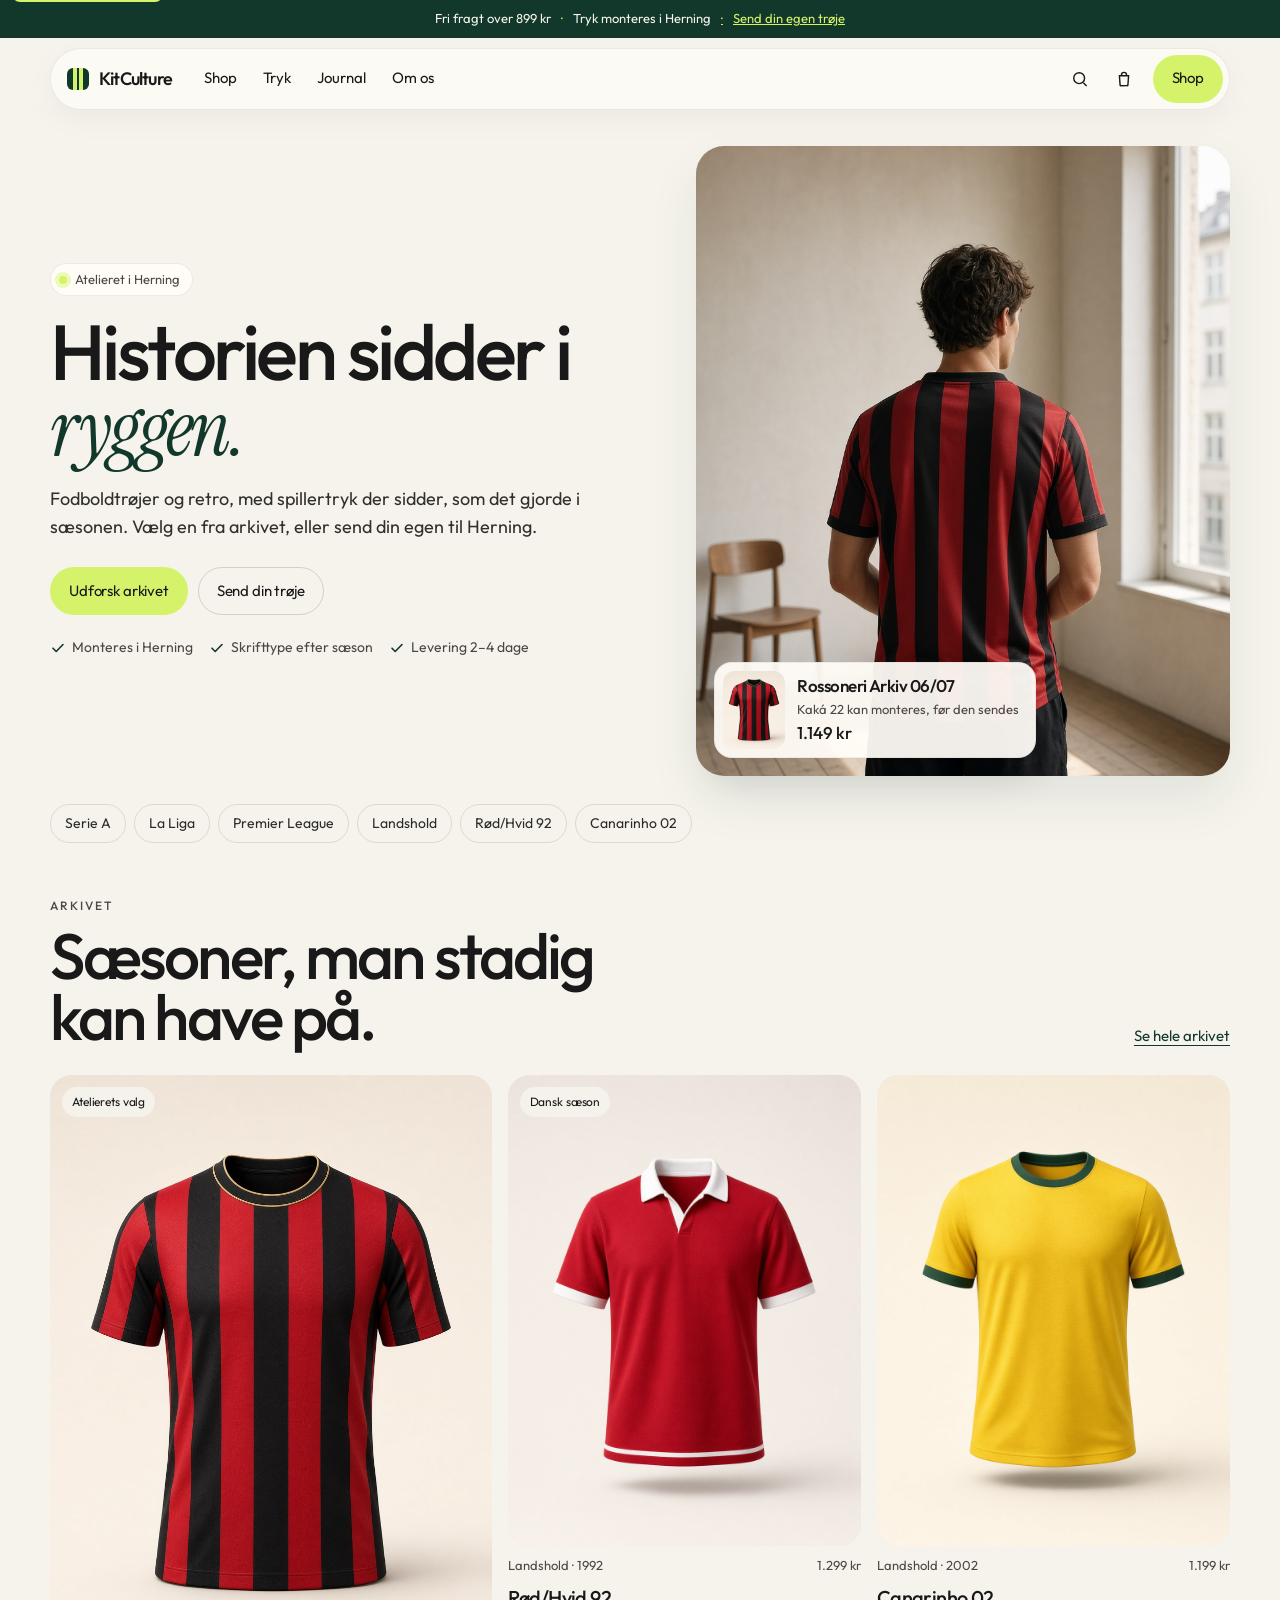
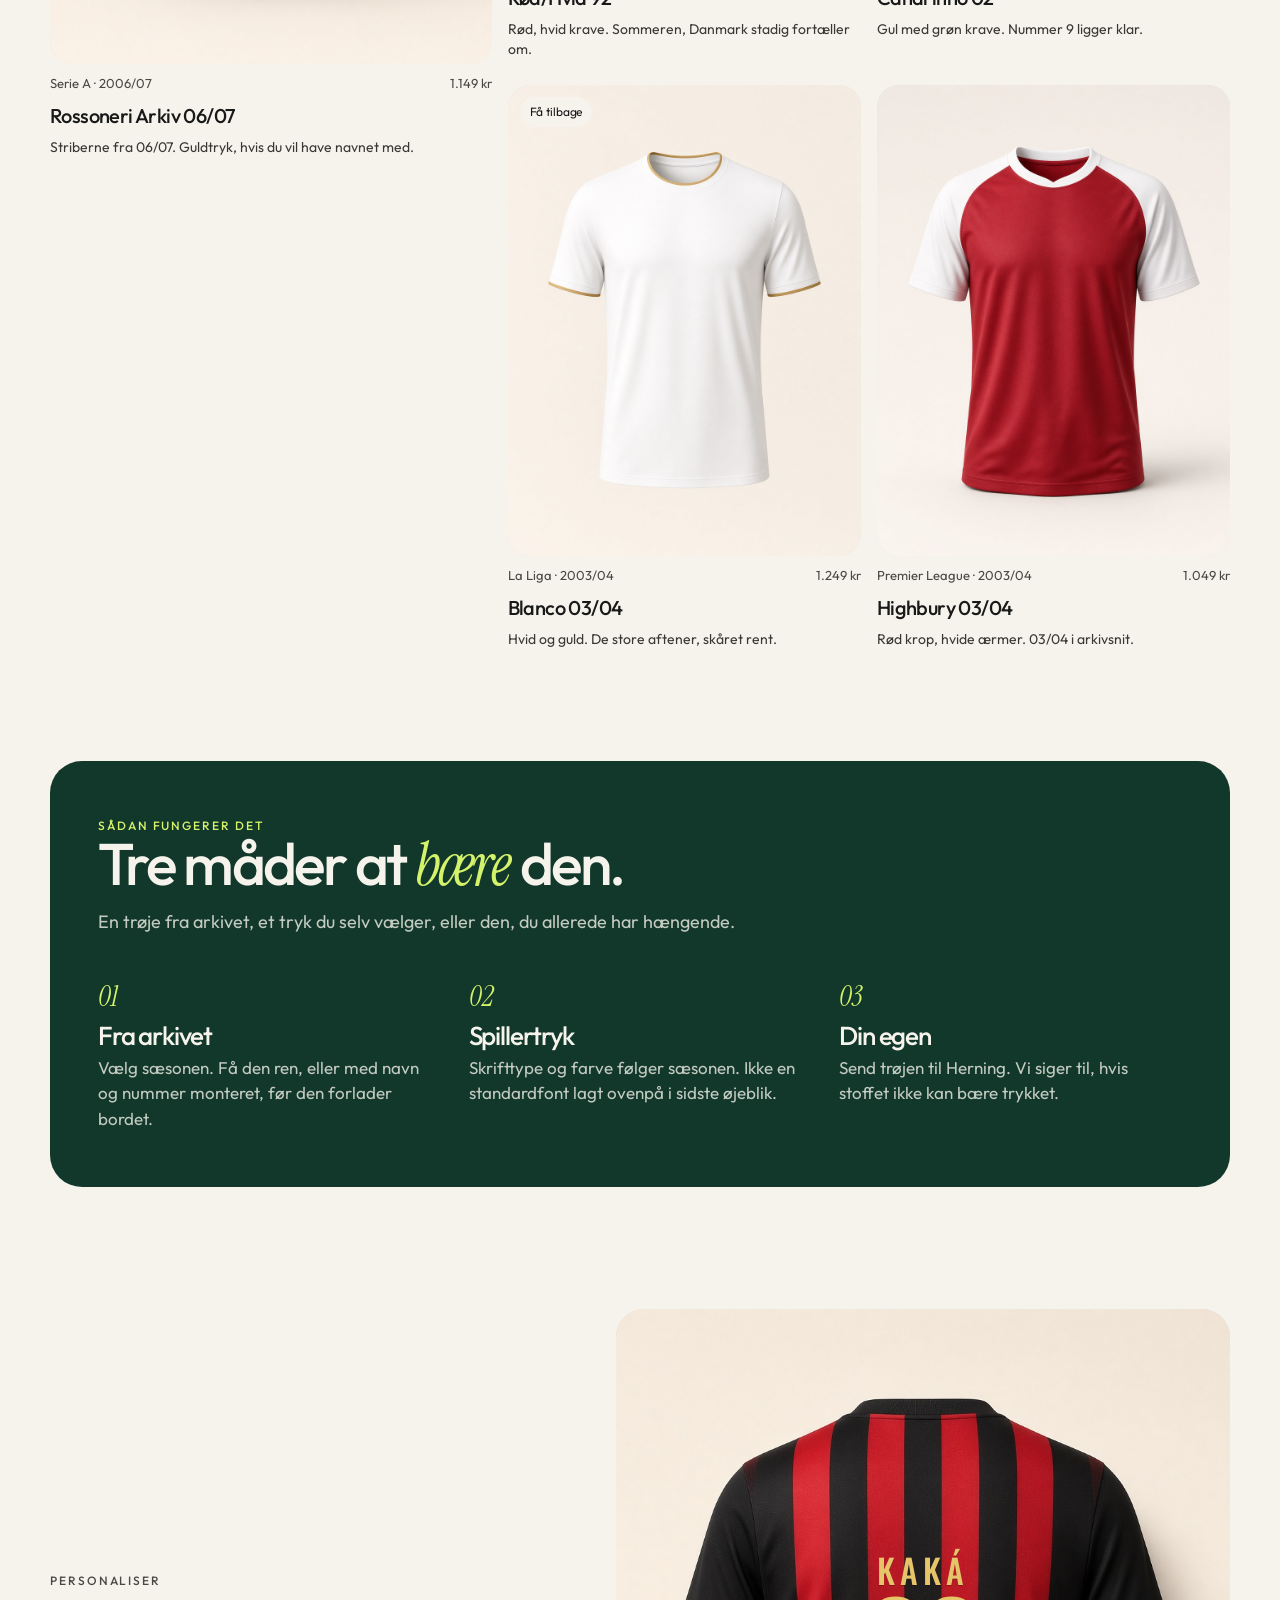
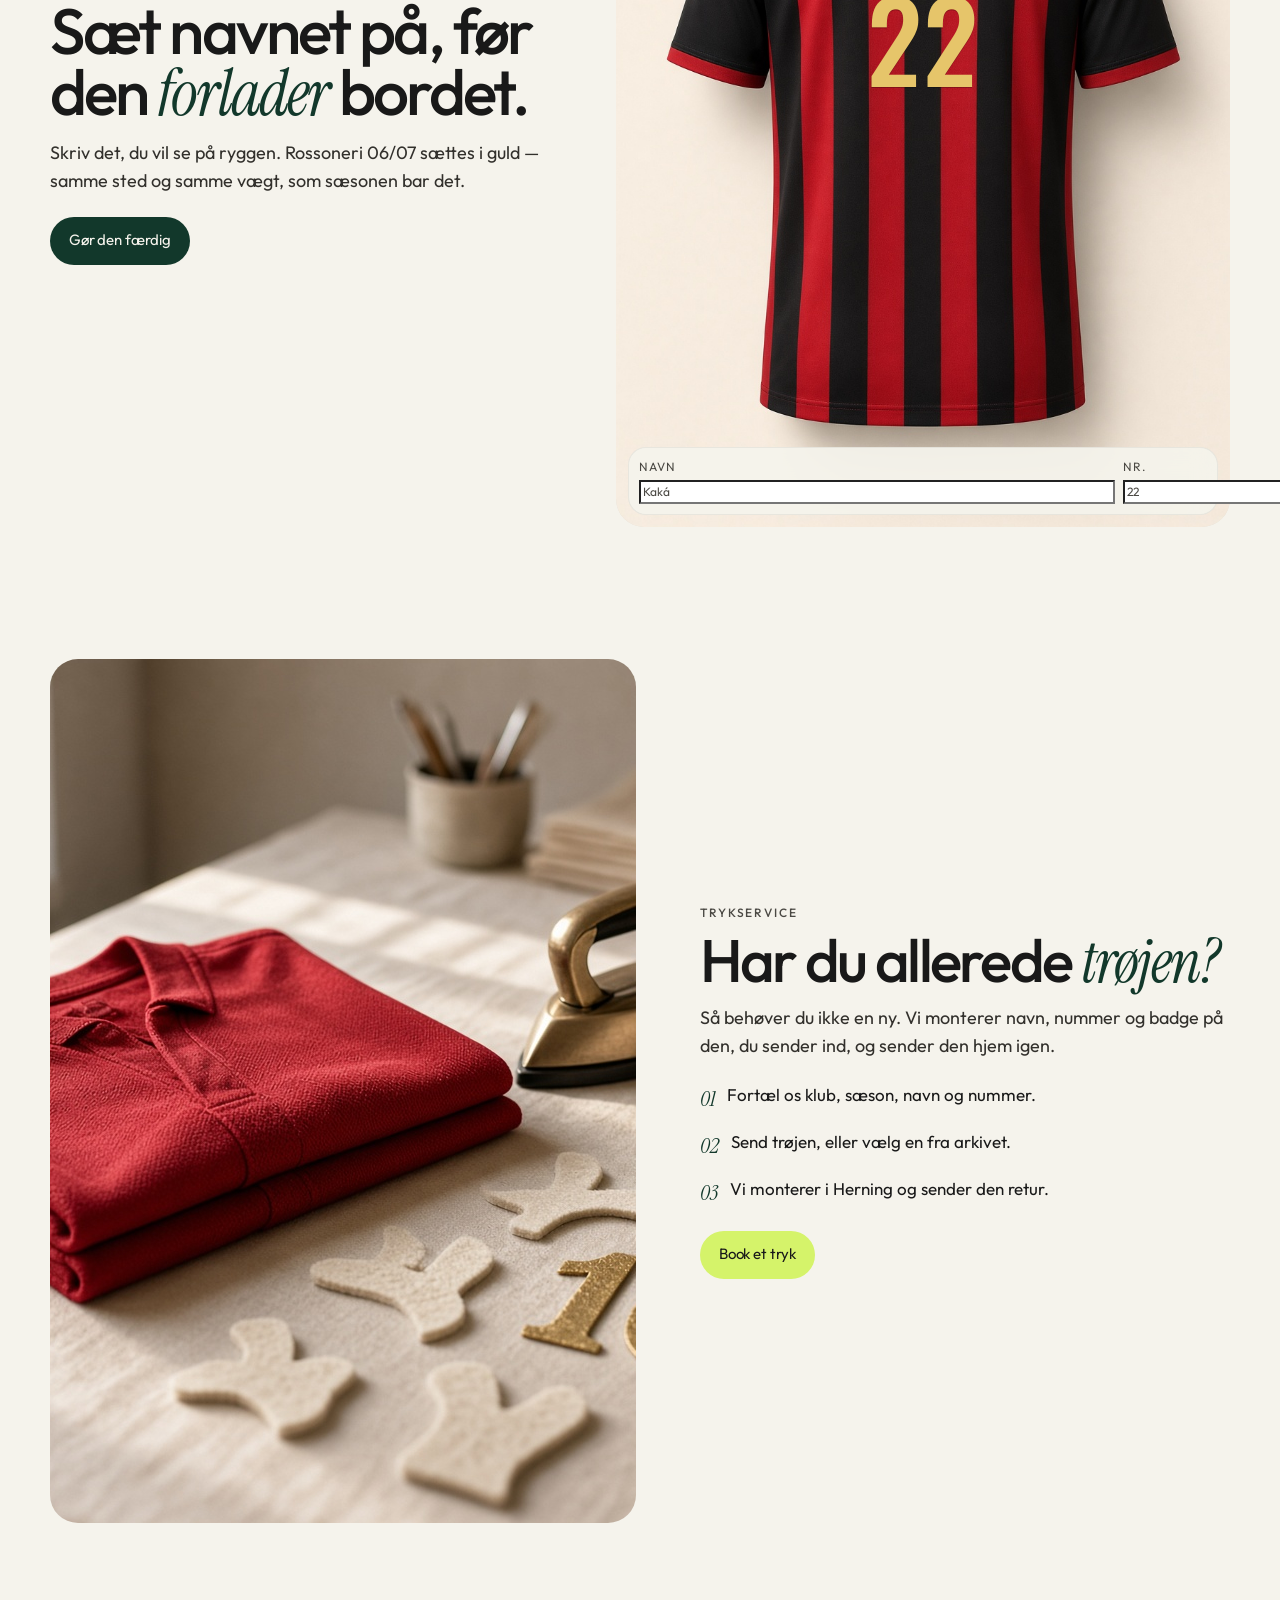
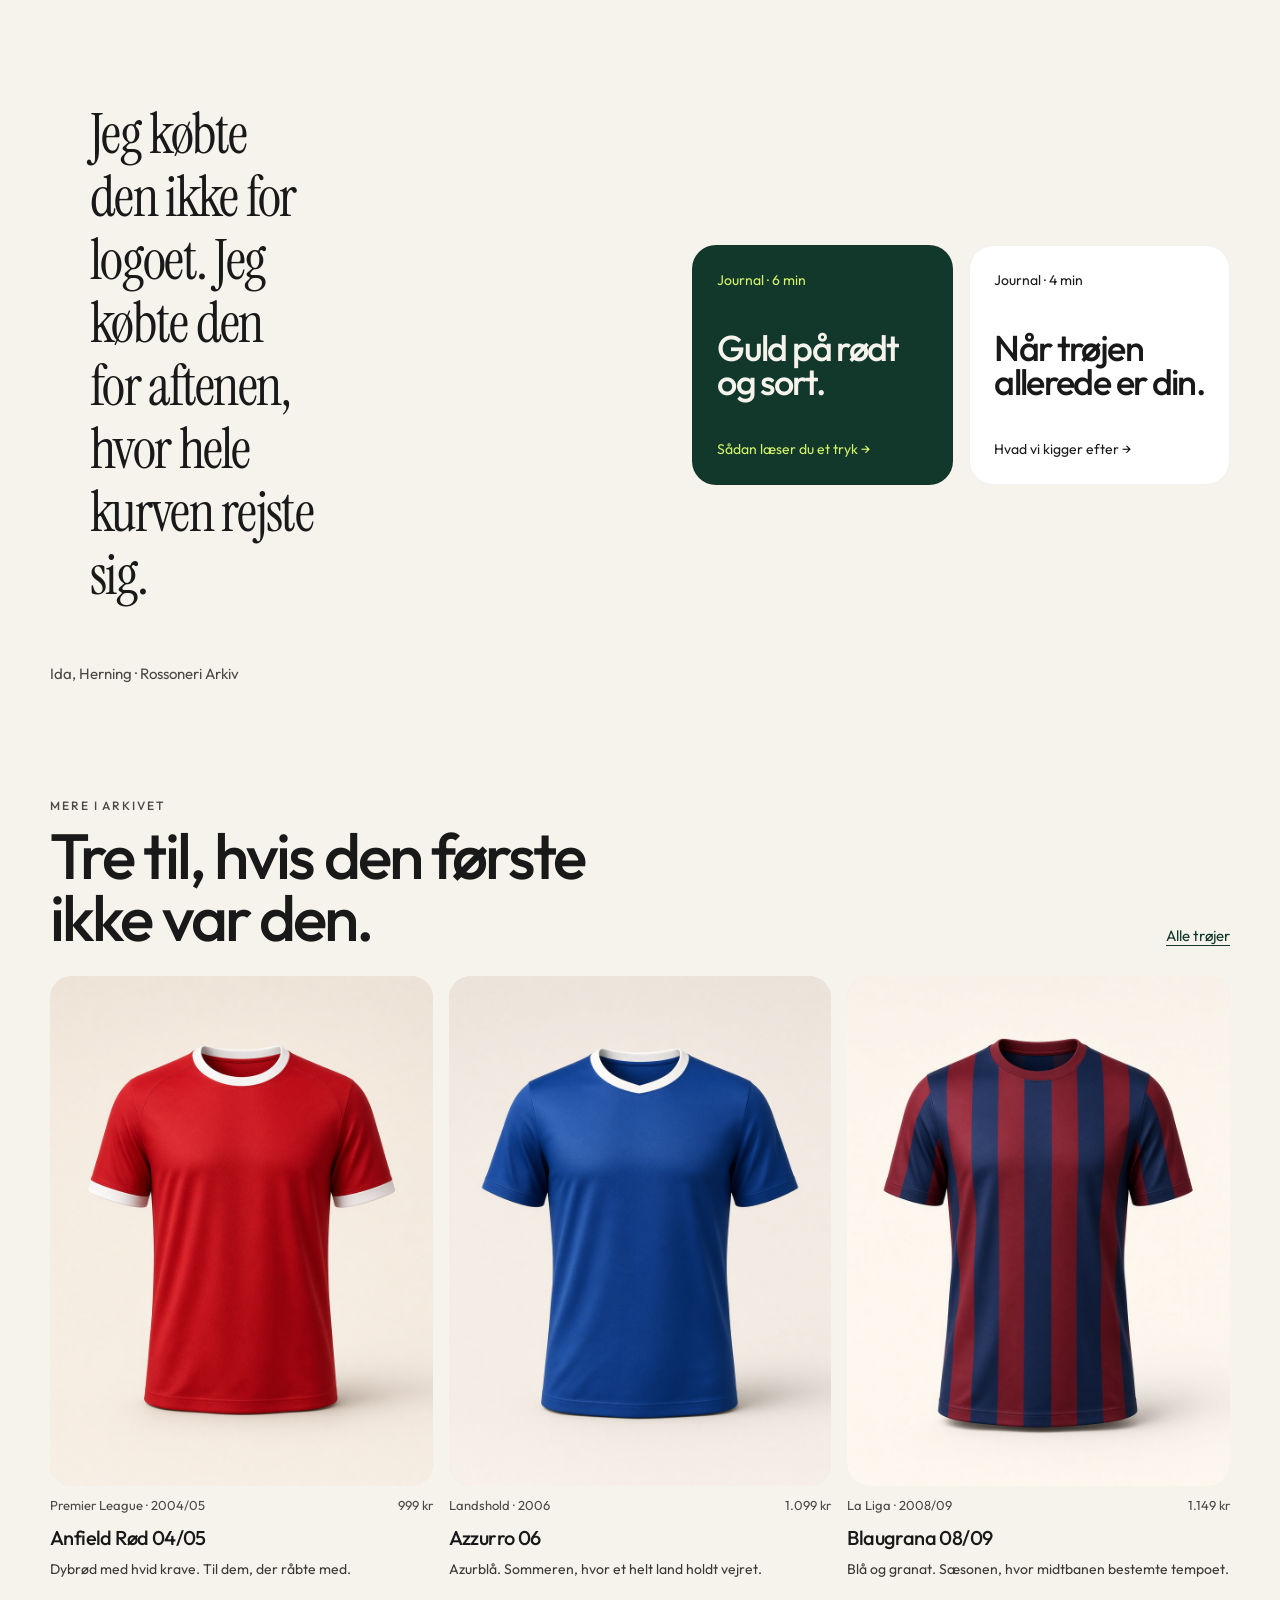
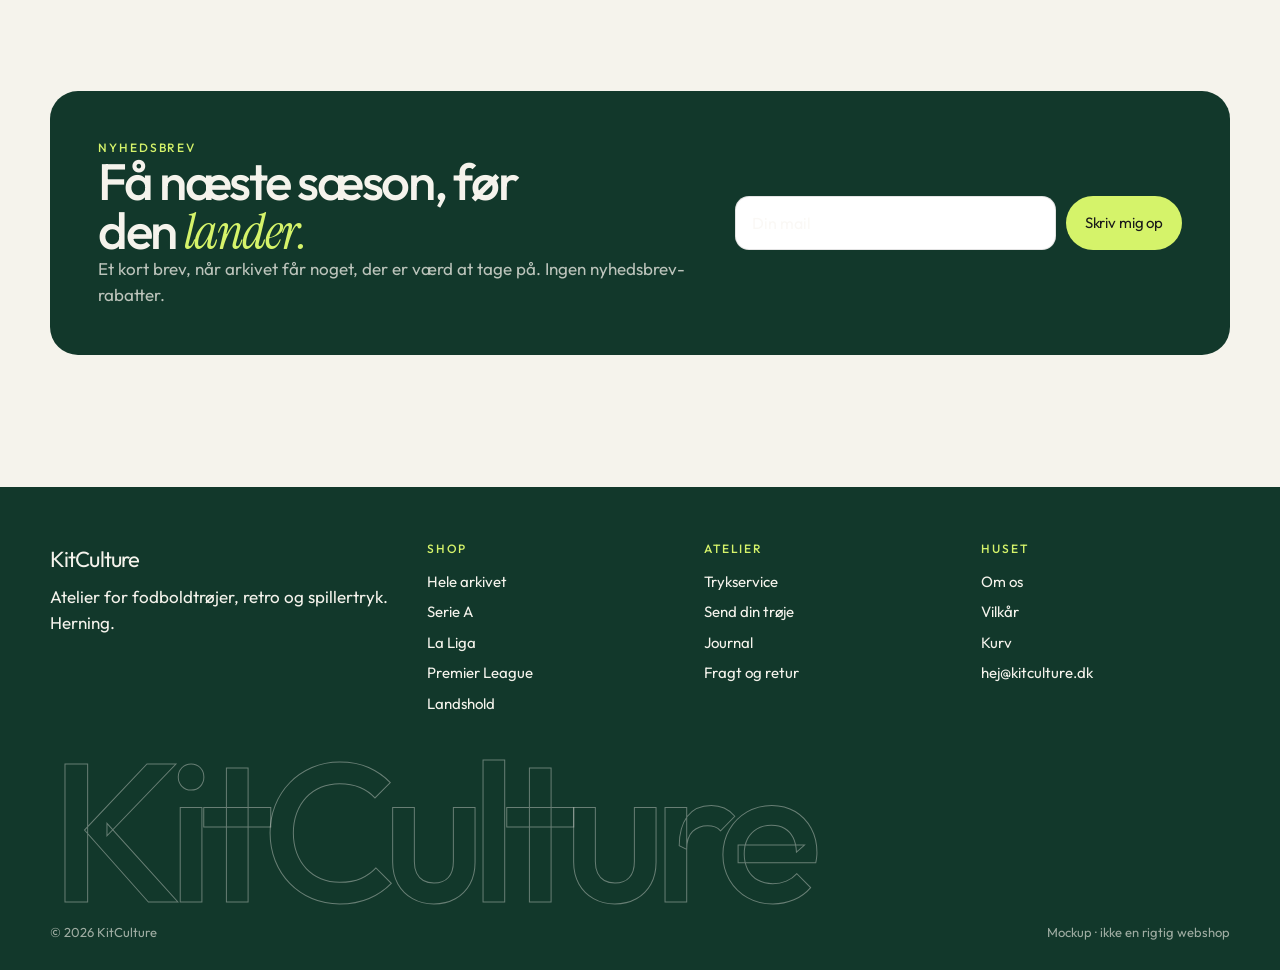
<file: index.html>
<!DOCTYPE html>
<html lang="da">
<head>
  <meta charset="utf-8">
  <meta name="viewport" content="width=device-width, initial-scale=1, viewport-fit=cover">
  <meta name="theme-color" content="#12382B">
  <title>KitCulture — Historien sidder i ryggen</title>
  <meta name="description" content="KitCulture er et atelier for fodboldtrøjer, retro og spillertryk. Vælg en sæson fra arkivet, eller send din egen trøje til Herning.">
  <link rel="icon" href="assets/favicon.svg" type="image/svg+xml">
  <link rel="preconnect" href="https://fonts.googleapis.com">
  <link rel="preconnect" href="https://fonts.gstatic.com" crossorigin>
  <link href="https://fonts.googleapis.com/css2?family=Instrument+Serif:ital@0;1&family=Oswald:wght@400;500;600&family=Outfit:wght@300;400;500;600&display=swap" rel="stylesheet">
  <link rel="stylesheet" href="css/styles.css">
</head>
<body data-page="home">
<a class="skip" href="#indhold">Spring til indhold</a>
<div class="topbar">
  <p>
    <span>Fri fragt over 899 kr</span>
    <span class="mid">Tryk monteres i Herning</span>
    <a href="tryk.html">Send din egen trøje</a>
  </p>
</div>
<header class="nav-wrap">
  <nav class="nav" aria-label="Primær">
    <a class="logo" href="index.html" aria-label="KitCulture forside">
      <span class="logo-mark" aria-hidden="true"></span>
      <span>KitCulture</span>
    </a>
    <div class="nav-links">
      <a href="shop.html" data-nav="shop">Shop</a>
      <a href="tryk.html" data-nav="tryk">Tryk</a>
      <a href="journal.html" data-nav="journal">Journal</a>
      <a href="om.html" data-nav="about">Om os</a>
    </div>
    <div class="nav-actions">
      <button class="icon-btn" type="button" data-open="search" aria-label="Søg">
        <svg width="20" height="20" viewBox="0 0 24 24" fill="none" stroke="currentColor" stroke-width="1.7" aria-hidden="true"><circle cx="11" cy="11" r="6.5"/><path d="M16 16.5 20 20.5"/></svg>
      </button>
      <button class="icon-btn" type="button" data-open="cart" aria-label="Kurv">
        <svg width="20" height="20" viewBox="0 0 24 24" fill="none" stroke="currentColor" stroke-width="1.7" aria-hidden="true"><path d="M6.5 8h11l-.8 11.2a1 1 0 0 1-1 .8H8.3a1 1 0 0 1-1-.8L6.5 8Z"/><path d="M9 8V7a3 3 0 0 1 6 0v1"/></svg>
        <span class="bag-count" data-cart-count>0</span>
      </button>
      <a class="btn btn-lime nav-cta" href="shop.html">Shop</a>
      <button class="icon-btn nav-burger" type="button" data-open="menu" aria-label="Åbn menu">
        <svg width="20" height="20" viewBox="0 0 24 24" fill="none" stroke="currentColor" stroke-width="1.7" aria-hidden="true"><path d="M4 8h16M4 16h16"/></svg>
      </button>
    </div>
  </nav>
</header>

<main id="indhold">
  <section class="hero">
    <div class="wrap hero-grid">
      <div class="hero-copy">
        <p class="eyebrow"><i></i> Atelieret i Herning</p>
        <h1>Historien sidder i <em>ryggen.</em></h1>
        <p class="lede">Fodboldtrøjer og retro, med spillertryk der sidder, som det gjorde i sæsonen. Vælg en fra arkivet, eller send din egen til Herning.</p>
        <div class="hero-actions">
          <a class="btn btn-lime" href="shop.html">Udforsk arkivet</a>
          <a class="btn btn-ghost" href="tryk.html">Send din trøje</a>
        </div>
        <ul class="trust">
          <li><svg width="16" height="16" viewBox="0 0 16 16" fill="none" aria-hidden="true"><path d="M3 8.2 6.2 11.5 13 4.5" stroke="currentColor" stroke-width="1.6" stroke-linecap="round" stroke-linejoin="round"/></svg> Monteres i Herning</li>
          <li><svg width="16" height="16" viewBox="0 0 16 16" fill="none" aria-hidden="true"><path d="M3 8.2 6.2 11.5 13 4.5" stroke="currentColor" stroke-width="1.6" stroke-linecap="round" stroke-linejoin="round"/></svg> Skrifttype efter sæson</li>
          <li><svg width="16" height="16" viewBox="0 0 16 16" fill="none" aria-hidden="true"><path d="M3 8.2 6.2 11.5 13 4.5" stroke="currentColor" stroke-width="1.6" stroke-linecap="round" stroke-linejoin="round"/></svg> Levering 2–4 dage</li>
        </ul>
      </div>
      <figure class="hero-figure">
        <img class="hero-img" src="assets/hero-editorial.jpg" width="864" height="1152" alt="Person set bagfra i en rød og sort stribet fodboldtrøje, i et lyst rum i Herning" fetchpriority="high">
        <a class="float-card" href="produkt.html?id=rossoneri">
          <img src="assets/jersey-rossoneri.jpg" alt="" width="120" height="160">
          <span>
            <strong>Rossoneri Arkiv 06/07</strong>
            <small>Kaká 22 kan monteres, før den sendes</small>
            <b>1.149 kr</b>
          </span>
        </a>
      </figure>
    </div>
    <div class="wrap">
      <nav class="index-row" aria-label="Ligaer og sæsoner">
        <a href="shop.html?liga=serie-a">Serie A</a>
        <a href="shop.html?liga=la-liga">La Liga</a>
        <a href="shop.html?liga=premier-league">Premier League</a>
        <a href="shop.html?liga=landshold">Landshold</a>
        <a href="produkt.html?id=danmark">Rød/Hvid 92</a>
        <a href="produkt.html?id=canarinho">Canarinho 02</a>
      </nav>
    </div>
  </section>

  <section class="section" id="arkiv" style="padding-top:36px">
    <div class="wrap">
      <div class="section-head">
        <p class="kicker">Arkivet</p>
        <div class="section-head-row">
          <h2>Sæsoner, man stadig kan have på.</h2>
          <a class="text-link" href="shop.html">Se hele arkivet</a>
        </div>
      </div>
      <div class="bento">
        <a class="pcard feature" href="produkt.html?id=rossoneri">
          <div class="pcard-media">
            <span class="pcard-tag">Atelierets valg</span>
            <img src="assets/jersey-rossoneri.jpg" alt="Rød og sort stribet fodboldtrøje med guldkrave" width="864" height="1152">
          </div>
          <div class="pcard-meta"><span>Serie A · 2006/07</span><span>1.149 kr</span></div>
          <h3>Rossoneri Arkiv 06/07</h3>
          <p>Striberne fra 06/07. Guldtryk, hvis du vil have navnet med.</p>
        </a>
        <a class="pcard" href="produkt.html?id=danmark">
          <div class="pcard-media">
            <span class="pcard-tag">Dansk sæson</span>
            <img src="assets/denmark-front.jpg" alt="Rød retrotrøje med hvid krave" width="864" height="1152">
          </div>
          <div class="pcard-meta"><span>Landshold · 1992</span><span>1.299 kr</span></div>
          <h3>Rød/Hvid 92</h3>
          <p>Rød, hvid krave. Sommeren, Danmark stadig fortæller om.</p>
        </a>
        <a class="pcard" href="produkt.html?id=canarinho">
          <div class="pcard-media">
            <img src="assets/jersey-canarinho.jpg" alt="Gul fodboldtrøje med grøn krave" width="864" height="1152">
          </div>
          <div class="pcard-meta"><span>Landshold · 2002</span><span>1.199 kr</span></div>
          <h3>Canarinho 02</h3>
          <p>Gul med grøn krave. Nummer 9 ligger klar.</p>
        </a>
        <a class="pcard" href="produkt.html?id=blanco">
          <div class="pcard-media">
            <span class="pcard-tag">Få tilbage</span>
            <img src="assets/madrid-front.jpg" alt="Hvid fodboldtrøje med guldkanter" width="864" height="1152">
          </div>
          <div class="pcard-meta"><span>La Liga · 2003/04</span><span>1.249 kr</span></div>
          <h3>Blanco 03/04</h3>
          <p>Hvid og guld. De store aftener, skåret rent.</p>
        </a>
        <a class="pcard" href="produkt.html?id=highbury">
          <div class="pcard-media">
            <img src="assets/jersey-highbury.jpg" alt="Rød fodboldtrøje med hvide ærmer" width="864" height="1152">
          </div>
          <div class="pcard-meta"><span>Premier League · 2003/04</span><span>1.049 kr</span></div>
          <h3>Highbury 03/04</h3>
          <p>Rød krop, hvide ærmer. 03/04 i arkivsnit.</p>
        </a>
      </div>
    </div>
  </section>

  <section class="section" style="padding-top:0">
    <div class="wrap">
      <div class="band">
        <p class="kicker" style="color:#d5f36a">Sådan fungerer det</p>
        <h2>Tre måder at <em>bære</em> den.</h2>
        <p class="lede">En trøje fra arkivet, et tryk du selv vælger, eller den, du allerede har hængende.</p>
        <ol class="ways">
          <li>
            <span>01</span>
            <h3>Fra arkivet</h3>
            <p>Vælg sæsonen. Få den ren, eller med navn og nummer monteret, før den forlader bordet.</p>
          </li>
          <li>
            <span>02</span>
            <h3>Spillertryk</h3>
            <p>Skrifttype og farve følger sæsonen. Ikke en standardfont lagt ovenpå i sidste øjeblik.</p>
          </li>
          <li>
            <span>03</span>
            <h3>Din egen</h3>
            <p>Send trøjen til Herning. Vi siger til, hvis stoffet ikke kan bære trykket.</p>
          </li>
        </ol>
      </div>
    </div>
  </section>

  <section class="section" id="personaliser" style="padding-top:10px">
    <div class="wrap live-grid">
      <div>
        <p class="kicker">Personaliser</p>
        <h2>Sæt navnet på, før den <em>forlader</em> bordet.</h2>
        <p class="lede">Skriv det, du vil se på ryggen. Rossoneri 06/07 sættes i guld — samme sted og samme vægt, som sæsonen bar det.</p>
        <p style="margin-top:22px"><a class="btn btn-green" id="home-finish" href="produkt.html?id=rossoneri&amp;navn=Kaká&amp;nr=22">Gør den færdig</a></p>
      </div>
      <div class="live-stage">
        <div class="stage">
          <img src="assets/jersey-back-rossoneri.jpg" width="864" height="1152" alt="Bagside af den rød- og sortstribede trøje, klar til navn og nummer">
          <div class="print-layer" id="home-print" aria-hidden="true">
            <span class="print-badge"></span>
            <span class="print-name">Kaká</span>
            <span class="print-num">22</span>
          </div>
        </div>
        <form class="live-form" id="home-form">
          <label>Navn<input id="home-name" maxlength="12" value="Kaká" autocomplete="off" aria-label="Navn på ryggen"></label>
          <label>Nr.<input id="home-num" maxlength="2" inputmode="numeric" value="22" autocomplete="off" aria-label="Nummer"></label>
        </form>
      </div>
    </div>
  </section>

  <section class="section" style="padding-top:20px">
    <div class="wrap split">
      <img src="assets/atelier.jpg" width="1152" height="864" alt="Atelierbord med en foldet rød trøje, et strygejern og løse tal til spillertryk">
      <div>
        <p class="kicker">Trykservice</p>
        <h2>Har du allerede <em>trøjen?</em></h2>
        <p class="lede">Så behøver du ikke en ny. Vi monterer navn, nummer og badge på den, du sender ind, og sender den hjem igen.</p>
        <ol class="steps">
          <li><b>01</b><span>Fortæl os klub, sæson, navn og nummer.</span></li>
          <li><b>02</b><span>Send trøjen, eller vælg en fra arkivet.</span></li>
          <li><b>03</b><span>Vi monterer i Herning og sender den retur.</span></li>
        </ol>
        <p style="margin-top:22px"><a class="btn btn-lime" href="tryk.html#send">Book et tryk</a></p>
      </div>
    </div>
  </section>

  <section class="section" style="padding-top:10px">
    <div class="wrap quote-grid">
      <figure class="quote">
        <blockquote>Jeg købte den ikke for logoet. Jeg købte den for aftenen, hvor hele kurven rejste sig.</blockquote>
        <figcaption>Ida, Herning · Rossoneri Arkiv</figcaption>
      </figure>
      <div class="stories">
        <a class="story dark" href="journal.html#guld">
          <span>Journal · 6 min</span>
          <h3>Guld på rødt og sort.</h3>
          <span>Sådan læser du et tryk →</span>
        </a>
        <a class="story" href="journal.html#send">
          <span>Journal · 4 min</span>
          <h3>Når trøjen allerede er din.</h3>
          <span>Hvad vi kigger efter →</span>
        </a>
      </div>
    </div>
  </section>

  <section class="section" style="padding-top:0">
    <div class="wrap">
      <div class="section-head">
        <p class="kicker">Mere i arkivet</p>
        <div class="section-head-row">
          <h2>Tre til, hvis den første ikke var den.</h2>
          <a class="text-link" href="shop.html">Alle trøjer</a>
        </div>
      </div>
      <div class="grid cols-3">
        <a class="pcard" href="produkt.html?id=anfield">
          <div class="pcard-media"><img src="assets/jersey-mersey.jpg" alt="Dybrød fodboldtrøje med hvid krave" width="864" height="1152"></div>
          <div class="pcard-meta"><span>Premier League · 2004/05</span><span>999 kr</span></div>
          <h3>Anfield Rød 04/05</h3>
          <p>Dybrød med hvid krave. Til dem, der råbte med.</p>
        </a>
        <a class="pcard" href="produkt.html?id=azzurro">
          <div class="pcard-media"><img src="assets/jersey-azzurro.jpg" alt="Azurblå fodboldtrøje med hvid krave" width="864" height="1152"></div>
          <div class="pcard-meta"><span>Landshold · 2006</span><span>1.099 kr</span></div>
          <h3>Azzurro 06</h3>
          <p>Azurblå. Sommeren, hvor et helt land holdt vejret.</p>
        </a>
        <a class="pcard" href="produkt.html?id=blaugrana">
          <div class="pcard-media"><img src="assets/jersey-blaugrana.jpg" alt="Blå og granat stribet fodboldtrøje" width="864" height="1152"></div>
          <div class="pcard-meta"><span>La Liga · 2008/09</span><span>1.149 kr</span></div>
          <h3>Blaugrana 08/09</h3>
          <p>Blå og granat. Sæsonen, hvor midtbanen bestemte tempoet.</p>
        </a>
      </div>
    </div>
  </section>

  <section class="section" style="padding-top:0">
    <div class="wrap">
      <div class="news">
        <div>
          <p class="kicker" style="color:#d5f36a">Nyhedsbrev</p>
          <h2>Få næste sæson, før den <em>lander.</em></h2>
          <p>Et kort brev, når arkivet får noget, der er værd at tage på. Ingen nyhedsbrev-rabatter.</p>
        </div>
        <form class="news-form" data-newsletter>
          <input type="email" required placeholder="Din mail" aria-label="Din mail">
          <button class="btn btn-lime" type="submit">Skriv mig op</button>
          <p class="form-note" hidden>Tak. Det her er et mockup, så adressen bliver ikke gemt.</p>
        </form>
      </div>
    </div>
  </section>
</main>

<footer class="footer">
  <div class="wrap footer-top">
    <div>
      <p class="footer-brand">KitCulture</p>
      <p>Atelier for fodboldtrøjer, retro og spillertryk. Herning.</p>
    </div>
    <div class="col">
      <h3>Shop</h3>
      <a href="shop.html">Hele arkivet</a>
      <a href="shop.html?liga=serie-a">Serie A</a>
      <a href="shop.html?liga=la-liga">La Liga</a>
      <a href="shop.html?liga=premier-league">Premier League</a>
      <a href="shop.html?liga=landshold">Landshold</a>
    </div>
    <div class="col">
      <h3>Atelier</h3>
      <a href="tryk.html">Trykservice</a>
      <a href="tryk.html#send">Send din trøje</a>
      <a href="journal.html">Journal</a>
      <a href="om.html#fragt">Fragt og retur</a>
    </div>
    <div class="col">
      <h3>Huset</h3>
      <a href="om.html">Om os</a>
      <a href="om.html#vilkar">Vilkår</a>
      <a href="kurv.html">Kurv</a>
      <a href="mailto:hej@kitculture.dk">hej@kitculture.dk</a>
    </div>
  </div>
  <div class="wrap footer-giant" aria-hidden="true">KitCulture</div>
  <div class="wrap footer-base">
    <span>© 2026 KitCulture</span>
    <span>Mockup · ikke en rigtig webshop</span>
  </div>
</footer>
<script src="js/products.js"></script>
<script src="js/site.js"></script>
</body>
</html>
</file>
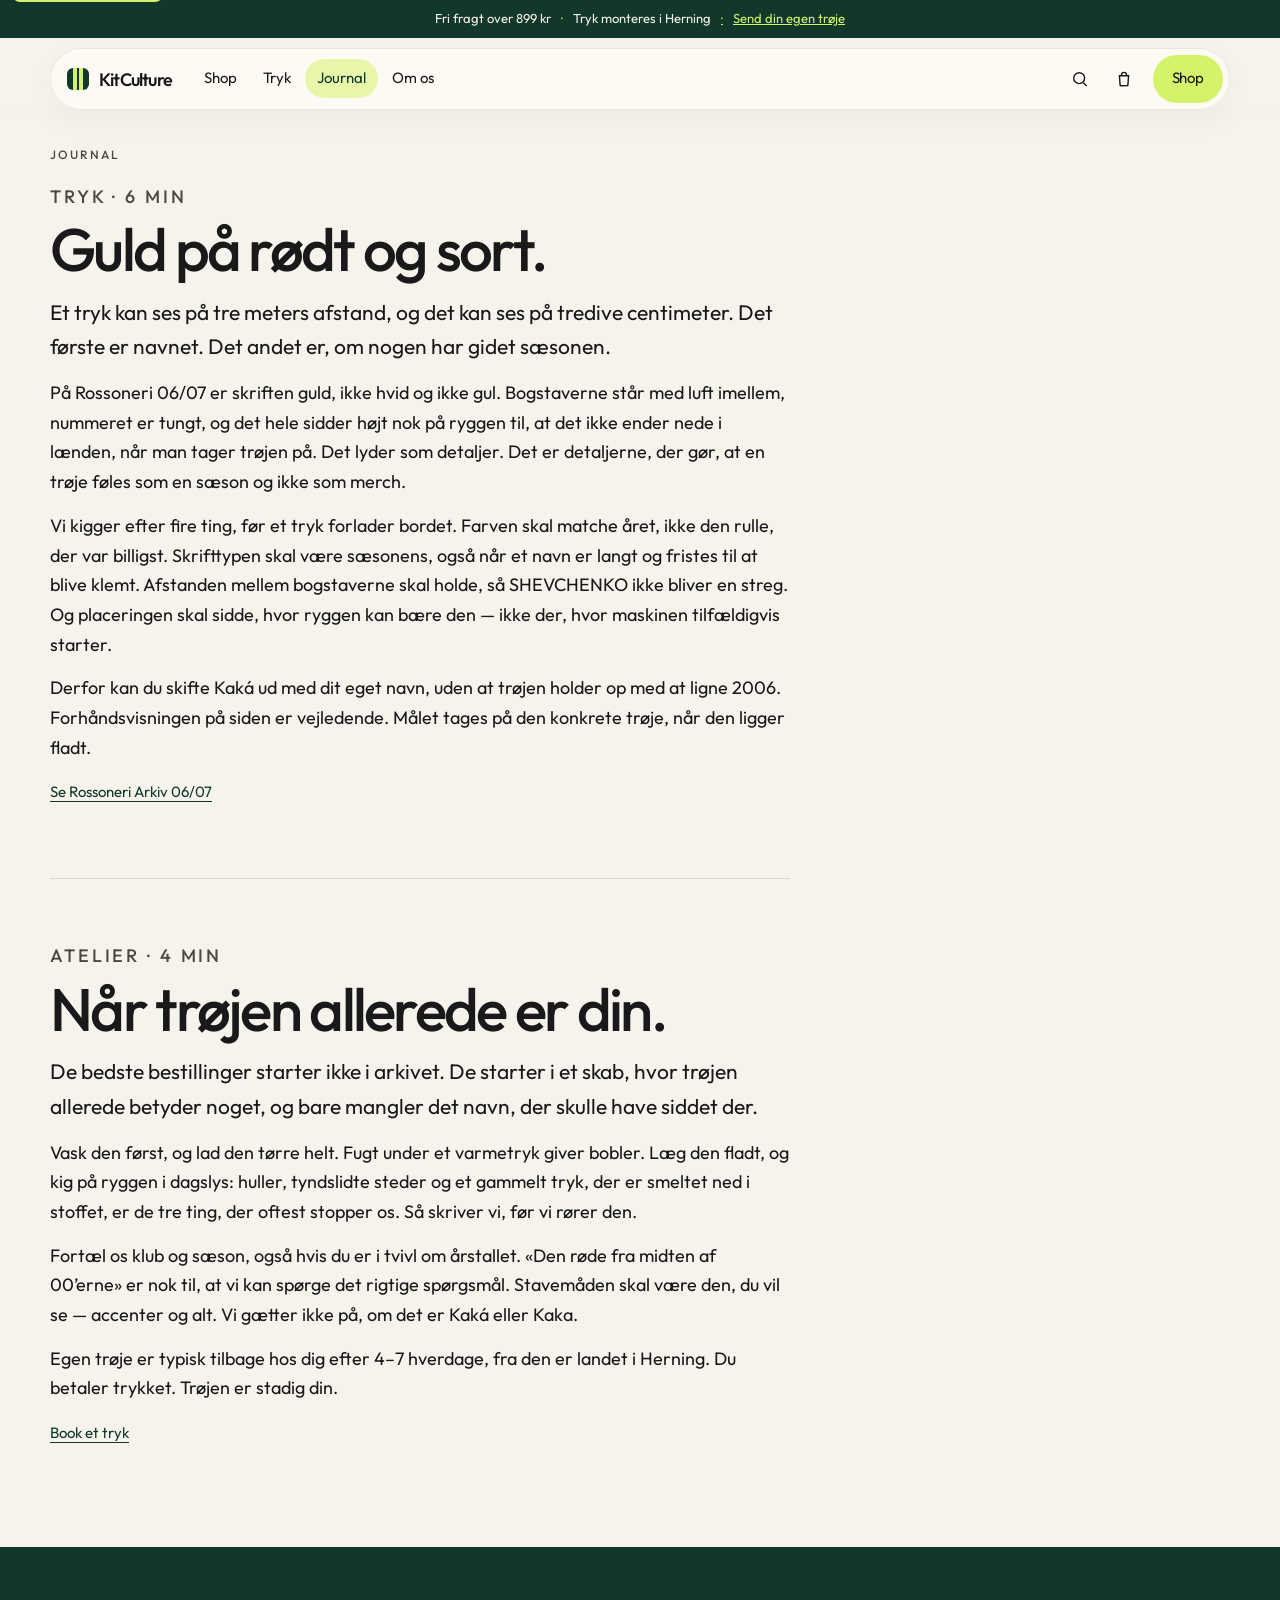
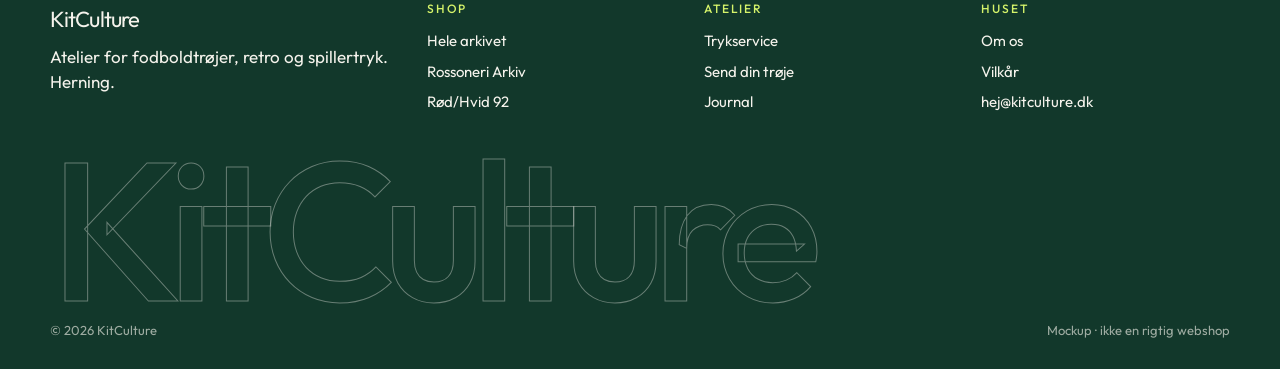
<file: journal.html>
<!DOCTYPE html>
<html lang="da">
<head>
  <meta charset="utf-8">
  <meta name="viewport" content="width=device-width, initial-scale=1, viewport-fit=cover">
  <meta name="theme-color" content="#12382B">
  <title>Journal — KitCulture</title>
  <meta name="description" content="Læs om spillertryk, sæsoner og hvad KitCulture kigger efter, når du sender din egen trøje.">
  <link rel="icon" href="assets/favicon.svg" type="image/svg+xml">
  <link rel="preconnect" href="https://fonts.googleapis.com">
  <link rel="preconnect" href="https://fonts.gstatic.com" crossorigin>
  <link href="https://fonts.googleapis.com/css2?family=Instrument+Serif:ital@0;1&family=Oswald:wght@400;500;600&family=Outfit:wght@300;400;500;600&display=swap" rel="stylesheet">
  <link rel="stylesheet" href="css/styles.css">
</head>
<body data-page="journal">
<a class="skip" href="#indhold">Spring til indhold</a>
<div class="topbar"><p><span>Fri fragt over 899 kr</span><span class="mid">Tryk monteres i Herning</span><a href="tryk.html">Send din egen trøje</a></p></div>
<header class="nav-wrap">
  <nav class="nav" aria-label="Primær">
    <a class="logo" href="index.html" aria-label="KitCulture forside"><span class="logo-mark" aria-hidden="true"></span><span>KitCulture</span></a>
    <div class="nav-links">
      <a href="shop.html" data-nav="shop">Shop</a>
      <a href="tryk.html" data-nav="tryk">Tryk</a>
      <a href="journal.html" data-nav="journal">Journal</a>
      <a href="om.html" data-nav="about">Om os</a>
    </div>
    <div class="nav-actions">
      <button class="icon-btn" type="button" data-open="search" aria-label="Søg"><svg width="20" height="20" viewBox="0 0 24 24" fill="none" stroke="currentColor" stroke-width="1.7" aria-hidden="true"><circle cx="11" cy="11" r="6.5"/><path d="M16 16.5 20 20.5"/></svg></button>
      <button class="icon-btn" type="button" data-open="cart" aria-label="Kurv"><svg width="20" height="20" viewBox="0 0 24 24" fill="none" stroke="currentColor" stroke-width="1.7" aria-hidden="true"><path d="M6.5 8h11l-.8 11.2a1 1 0 0 1-1 .8H8.3a1 1 0 0 1-1-.8L6.5 8Z"/><path d="M9 8V7a3 3 0 0 1 6 0v1"/></svg><span class="bag-count" data-cart-count>0</span></button>
      <a class="btn btn-lime nav-cta" href="shop.html">Shop</a>
      <button class="icon-btn nav-burger" type="button" data-open="menu" aria-label="Åbn menu"><svg width="20" height="20" viewBox="0 0 24 24" fill="none" stroke="currentColor" stroke-width="1.7" aria-hidden="true"><path d="M4 8h16M4 16h16"/></svg></button>
    </div>
  </nav>
</header>
<main id="indhold" class="wrap" style="padding: 28px 0 80px">
  <p class="kicker">Journal</p>
  <article class="essay" id="guld">
    <p class="kicker" style="margin-top:18px">Tryk · 6 min</p>
    <h2>Guld på rødt og sort.</h2>
    <p class="drop">Et tryk kan ses på tre meters afstand, og det kan ses på tredive centimeter. Det første er navnet. Det andet er, om nogen har gidet sæsonen.</p>
    <p>På Rossoneri 06/07 er skriften guld, ikke hvid og ikke gul. Bogstaverne står med luft imellem, nummeret er tungt, og det hele sidder højt nok på ryggen til, at det ikke ender nede i lænden, når man tager trøjen på. Det lyder som detaljer. Det er detaljerne, der gør, at en trøje føles som en sæson og ikke som merch.</p>
    <p>Vi kigger efter fire ting, før et tryk forlader bordet. Farven skal matche året, ikke den rulle, der var billigst. Skrifttypen skal være sæsonens, også når et navn er langt og fristes til at blive klemt. Afstanden mellem bogstaverne skal holde, så SHEVCHENKO ikke bliver en streg. Og placeringen skal sidde, hvor ryggen kan bære den — ikke der, hvor maskinen tilfældigvis starter.</p>
    <p>Derfor kan du skifte Kaká ud med dit eget navn, uden at trøjen holder op med at ligne 2006. Forhåndsvisningen på siden er vejledende. Målet tages på den konkrete trøje, når den ligger fladt.</p>
    <p><a class="text-link" href="produkt.html?id=rossoneri">Se Rossoneri Arkiv 06/07</a></p>
  </article>
  <article class="essay" id="send">
    <p class="kicker">Atelier · 4 min</p>
    <h2>Når trøjen allerede er din.</h2>
    <p class="drop">De bedste bestillinger starter ikke i arkivet. De starter i et skab, hvor trøjen allerede betyder noget, og bare mangler det navn, der skulle have siddet der.</p>
    <p>Vask den først, og lad den tørre helt. Fugt under et varmetryk giver bobler. Læg den fladt, og kig på ryggen i dagslys: huller, tyndslidte steder og et gammelt tryk, der er smeltet ned i stoffet, er de tre ting, der oftest stopper os. Så skriver vi, før vi rører den.</p>
    <p>Fortæl os klub og sæson, også hvis du er i tvivl om årstallet. «Den røde fra midten af 00’erne» er nok til, at vi kan spørge det rigtige spørgsmål. Stavemåden skal være den, du vil se — accenter og alt. Vi gætter ikke på, om det er Kaká eller Kaka.</p>
    <p>Egen trøje er typisk tilbage hos dig efter 4–7 hverdage, fra den er landet i Herning. Du betaler trykket. Trøjen er stadig din.</p>
    <p><a class="text-link" href="tryk.html#send">Book et tryk</a></p>
  </article>
</main>
<footer class="footer">
  <div class="wrap footer-top">
    <div><p class="footer-brand">KitCulture</p><p>Atelier for fodboldtrøjer, retro og spillertryk. Herning.</p></div>
    <div class="col"><h3>Shop</h3><a href="shop.html">Hele arkivet</a><a href="produkt.html?id=rossoneri">Rossoneri Arkiv</a><a href="produkt.html?id=danmark">Rød/Hvid 92</a></div>
    <div class="col"><h3>Atelier</h3><a href="tryk.html">Trykservice</a><a href="tryk.html#send">Send din trøje</a><a href="journal.html">Journal</a></div>
    <div class="col"><h3>Huset</h3><a href="om.html">Om os</a><a href="om.html#vilkar">Vilkår</a><a href="mailto:hej@kitculture.dk">hej@kitculture.dk</a></div>
  </div>
  <div class="wrap footer-giant" aria-hidden="true">KitCulture</div>
  <div class="wrap footer-base"><span>© 2026 KitCulture</span><span>Mockup · ikke en rigtig webshop</span></div>
</footer>
<script src="js/products.js"></script>
<script src="js/site.js"></script>
</body>
</html>
</file>
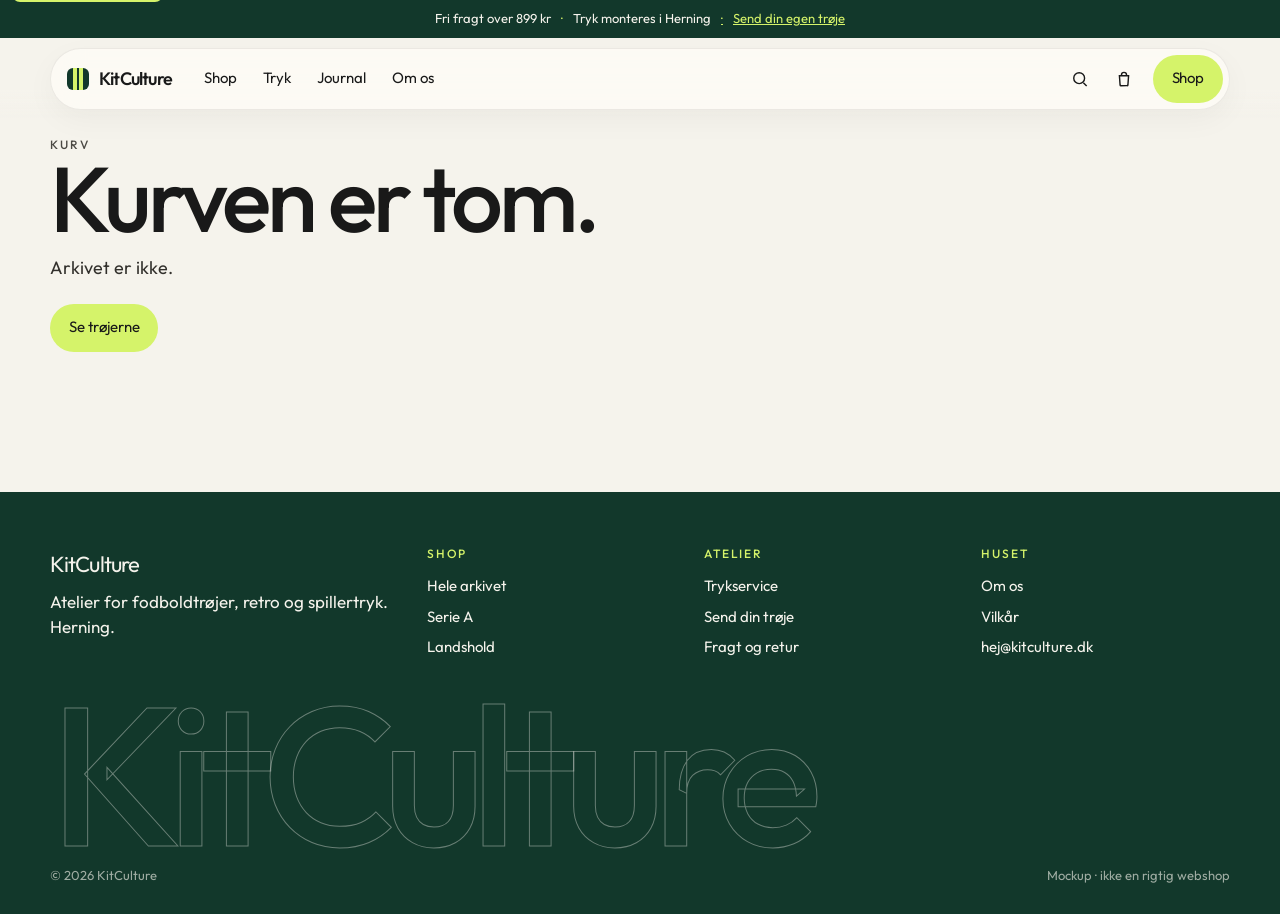
<file: kurv.html>
<!DOCTYPE html>
<html lang="da">
<head>
  <meta charset="utf-8">
  <meta name="viewport" content="width=device-width, initial-scale=1, viewport-fit=cover">
  <meta name="theme-color" content="#12382B">
  <title>Kurv — KitCulture</title>
  <meta name="description" content="Din kurv hos KitCulture. Mockup af kassen — der trækkes ingen penge.">
  <link rel="icon" href="assets/favicon.svg" type="image/svg+xml">
  <link rel="preconnect" href="https://fonts.googleapis.com">
  <link rel="preconnect" href="https://fonts.gstatic.com" crossorigin>
  <link href="https://fonts.googleapis.com/css2?family=Instrument+Serif:ital@0;1&family=Oswald:wght@400;500;600&family=Outfit:wght@300;400;500;600&display=swap" rel="stylesheet">
  <link rel="stylesheet" href="css/styles.css">
</head>
<body data-page="cart">
<a class="skip" href="#indhold">Spring til indhold</a>
<div class="topbar"><p><span>Fri fragt over 899 kr</span><span class="mid">Tryk monteres i Herning</span><a href="tryk.html">Send din egen trøje</a></p></div>
<header class="nav-wrap">
  <nav class="nav" aria-label="Primær">
    <a class="logo" href="index.html" aria-label="KitCulture forside"><span class="logo-mark" aria-hidden="true"></span><span>KitCulture</span></a>
    <div class="nav-links">
      <a href="shop.html" data-nav="shop">Shop</a>
      <a href="tryk.html" data-nav="tryk">Tryk</a>
      <a href="journal.html" data-nav="journal">Journal</a>
      <a href="om.html" data-nav="about">Om os</a>
    </div>
    <div class="nav-actions">
      <button class="icon-btn" type="button" data-open="search" aria-label="Søg"><svg width="20" height="20" viewBox="0 0 24 24" fill="none" stroke="currentColor" stroke-width="1.7" aria-hidden="true"><circle cx="11" cy="11" r="6.5"/><path d="M16 16.5 20 20.5"/></svg></button>
      <button class="icon-btn" type="button" data-open="cart" aria-label="Kurv"><svg width="20" height="20" viewBox="0 0 24 24" fill="none" stroke="currentColor" stroke-width="1.7" aria-hidden="true"><path d="M6.5 8h11l-.8 11.2a1 1 0 0 1-1 .8H8.3a1 1 0 0 1-1-.8L6.5 8Z"/><path d="M9 8V7a3 3 0 0 1 6 0v1"/></svg><span class="bag-count" data-cart-count>0</span></button>
      <a class="btn btn-lime nav-cta" href="shop.html">Shop</a>
      <button class="icon-btn nav-burger" type="button" data-open="menu" aria-label="Åbn menu"><svg width="20" height="20" viewBox="0 0 24 24" fill="none" stroke="currentColor" stroke-width="1.7" aria-hidden="true"><path d="M4 8h16M4 16h16"/></svg></button>
    </div>
  </nav>
</header>
<main id="indhold" class="wrap" style="padding-bottom:40px">
  <div id="cart-root"></div>
</main>
<footer class="footer">
  <div class="wrap footer-top">
    <div><p class="footer-brand">KitCulture</p><p>Atelier for fodboldtrøjer, retro og spillertryk. Herning.</p></div>
    <div class="col"><h3>Shop</h3><a href="shop.html">Hele arkivet</a><a href="shop.html?liga=serie-a">Serie A</a><a href="shop.html?liga=landshold">Landshold</a></div>
    <div class="col"><h3>Atelier</h3><a href="tryk.html">Trykservice</a><a href="tryk.html#send">Send din trøje</a><a href="om.html#fragt">Fragt og retur</a></div>
    <div class="col"><h3>Huset</h3><a href="om.html">Om os</a><a href="om.html#vilkar">Vilkår</a><a href="mailto:hej@kitculture.dk">hej@kitculture.dk</a></div>
  </div>
  <div class="wrap footer-giant" aria-hidden="true">KitCulture</div>
  <div class="wrap footer-base"><span>© 2026 KitCulture</span><span>Mockup · ikke en rigtig webshop</span></div>
</footer>
<script src="js/products.js"></script>
<script src="js/site.js"></script>
</body>
</html>
</file>
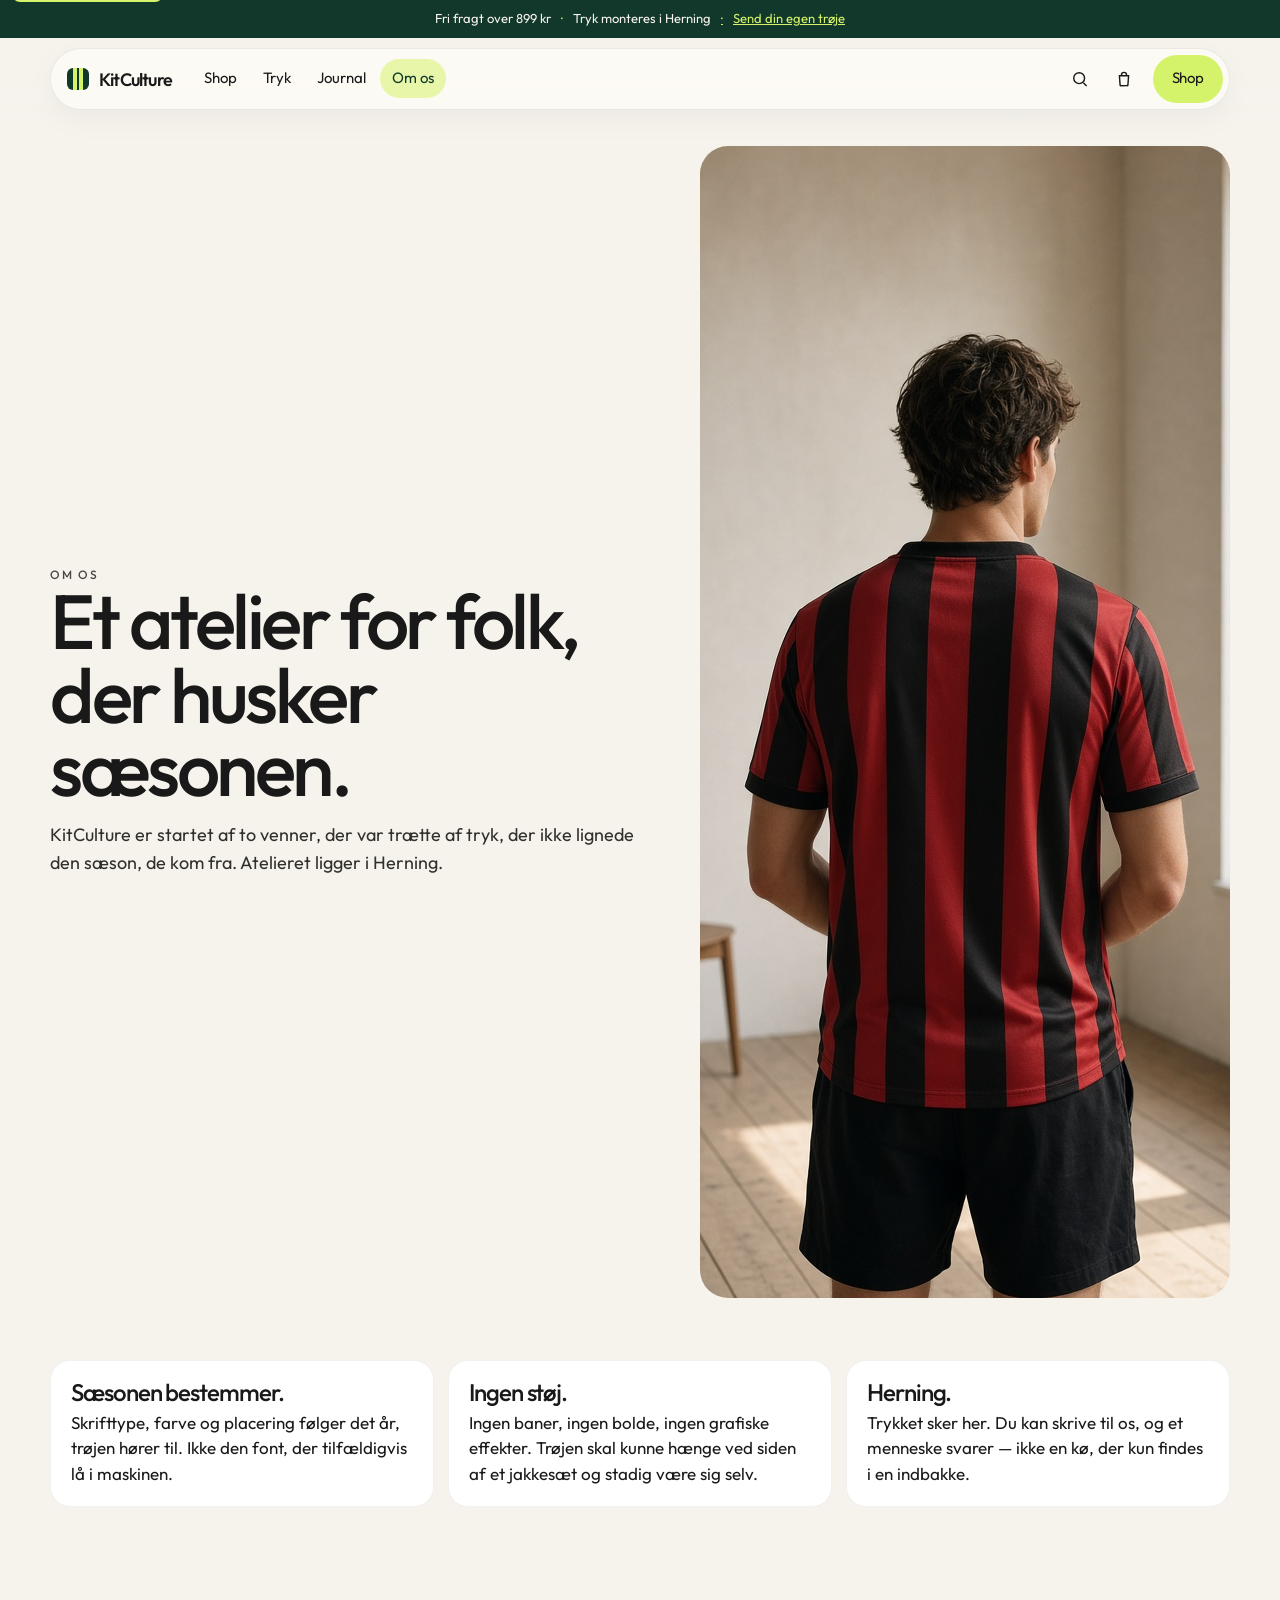
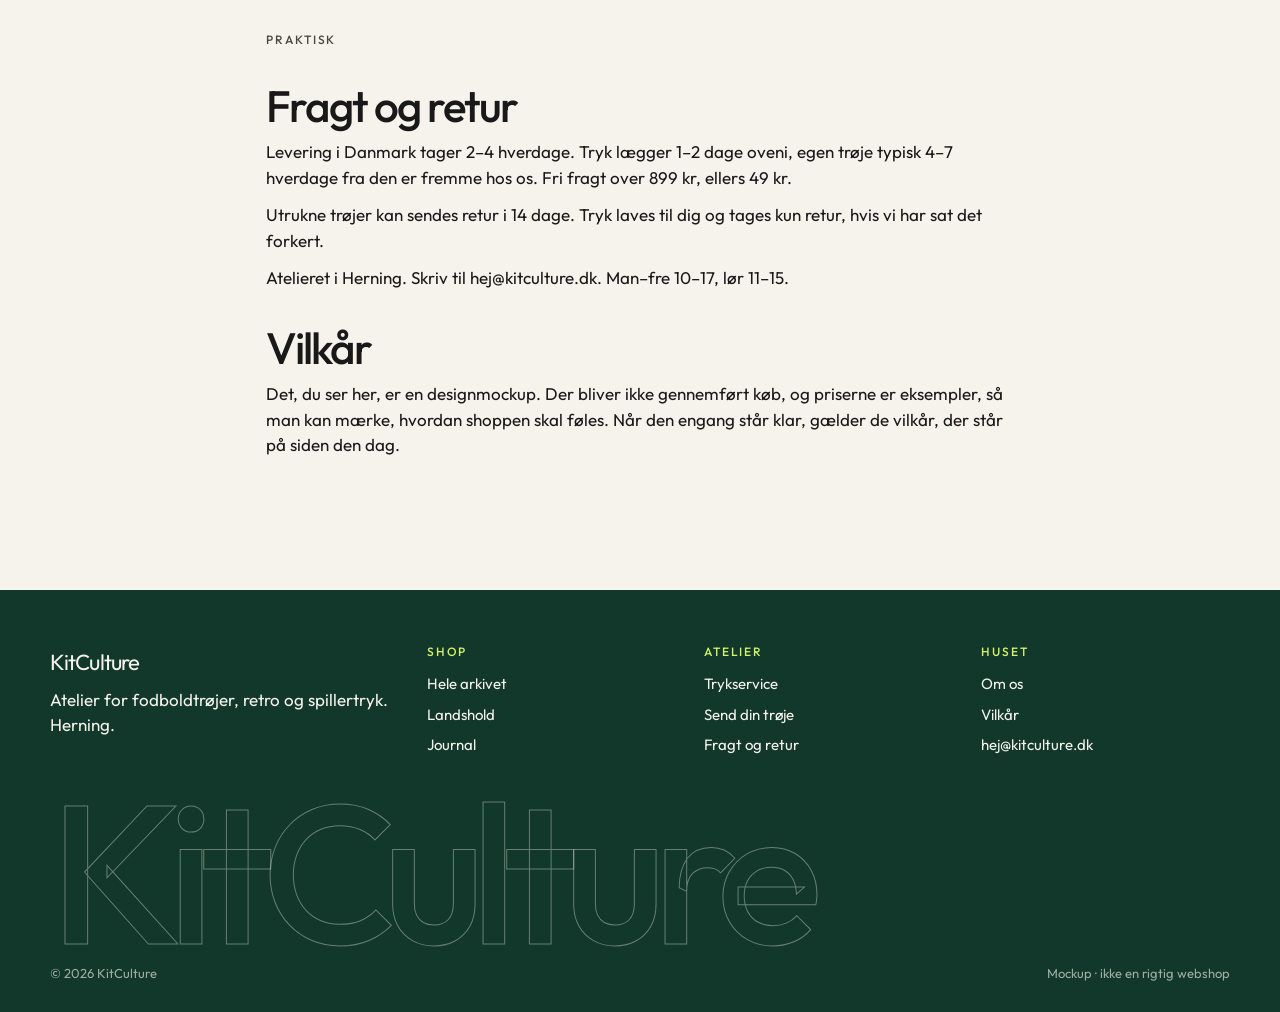
<file: om.html>
<!DOCTYPE html>
<html lang="da">
<head>
  <meta charset="utf-8">
  <meta name="viewport" content="width=device-width, initial-scale=1, viewport-fit=cover">
  <meta name="theme-color" content="#12382B">
  <title>Om os — KitCulture</title>
  <meta name="description" content="KitCulture er et atelier i Herning for fodboldtrøjer, retro og spillertryk, der ligner sæsonen.">
  <link rel="icon" href="assets/favicon.svg" type="image/svg+xml">
  <link rel="preconnect" href="https://fonts.googleapis.com">
  <link rel="preconnect" href="https://fonts.gstatic.com" crossorigin>
  <link href="https://fonts.googleapis.com/css2?family=Instrument+Serif:ital@0;1&family=Oswald:wght@400;500;600&family=Outfit:wght@300;400;500;600&display=swap" rel="stylesheet">
  <link rel="stylesheet" href="css/styles.css">
</head>
<body data-page="about">
<a class="skip" href="#indhold">Spring til indhold</a>
<div class="topbar"><p><span>Fri fragt over 899 kr</span><span class="mid">Tryk monteres i Herning</span><a href="tryk.html">Send din egen trøje</a></p></div>
<header class="nav-wrap">
  <nav class="nav" aria-label="Primær">
    <a class="logo" href="index.html" aria-label="KitCulture forside"><span class="logo-mark" aria-hidden="true"></span><span>KitCulture</span></a>
    <div class="nav-links">
      <a href="shop.html" data-nav="shop">Shop</a>
      <a href="tryk.html" data-nav="tryk">Tryk</a>
      <a href="journal.html" data-nav="journal">Journal</a>
      <a href="om.html" data-nav="about">Om os</a>
    </div>
    <div class="nav-actions">
      <button class="icon-btn" type="button" data-open="search" aria-label="Søg"><svg width="20" height="20" viewBox="0 0 24 24" fill="none" stroke="currentColor" stroke-width="1.7" aria-hidden="true"><circle cx="11" cy="11" r="6.5"/><path d="M16 16.5 20 20.5"/></svg></button>
      <button class="icon-btn" type="button" data-open="cart" aria-label="Kurv"><svg width="20" height="20" viewBox="0 0 24 24" fill="none" stroke="currentColor" stroke-width="1.7" aria-hidden="true"><path d="M6.5 8h11l-.8 11.2a1 1 0 0 1-1 .8H8.3a1 1 0 0 1-1-.8L6.5 8Z"/><path d="M9 8V7a3 3 0 0 1 6 0v1"/></svg><span class="bag-count" data-cart-count>0</span></button>
      <a class="btn btn-lime nav-cta" href="shop.html">Shop</a>
      <button class="icon-btn nav-burger" type="button" data-open="menu" aria-label="Åbn menu"><svg width="20" height="20" viewBox="0 0 24 24" fill="none" stroke="currentColor" stroke-width="1.7" aria-hidden="true"><path d="M4 8h16M4 16h16"/></svg></button>
    </div>
  </nav>
</header>
<main id="indhold">
  <section class="section" style="padding-top:28px;padding-bottom:40px">
    <div class="wrap split">
      <div>
        <p class="kicker">Om os</p>
        <h1 style="font-size:clamp(46px,6vw,80px);max-width:12ch">Et atelier for folk, der husker sæsonen.</h1>
        <p class="lede" style="margin-top:16px">KitCulture er startet af to venner, der var trætte af tryk, der ikke lignede den sæson, de kom fra. Atelieret ligger i Herning.</p>
      </div>
      <img src="assets/hero-editorial.jpg" width="864" height="1152" alt="Rød og sort stribet trøje i et lyst rum" style="aspect-ratio:4/5;object-fit:cover">
    </div>
  </section>
  <section class="section" style="padding-top:0">
    <div class="wrap">
      <div class="principles">
        <article class="principle"><h3>Sæsonen bestemmer.</h3><p>Skrifttype, farve og placering følger det år, trøjen hører til. Ikke den font, der tilfældigvis lå i maskinen.</p></article>
        <article class="principle"><h3>Ingen støj.</h3><p>Ingen baner, ingen bolde, ingen grafiske effekter. Trøjen skal kunne hænge ved siden af et jakkesæt og stadig være sig selv.</p></article>
        <article class="principle"><h3>Herning.</h3><p>Trykket sker her. Du kan skrive til os, og et menneske svarer — ikke en kø, der kun findes i en indbakke.</p></article>
      </div>
    </div>
  </section>
  <section class="section" id="fragt" style="padding-top:0">
    <div class="wrap prose-block">
      <p class="kicker">Praktisk</p>
      <h2>Fragt og retur</h2>
      <p>Levering i Danmark tager 2–4 hverdage. Tryk lægger 1–2 dage oveni, egen trøje typisk 4–7 hverdage fra den er fremme hos os. Fri fragt over 899 kr, ellers 49 kr.</p>
      <p>Utrukne trøjer kan sendes retur i 14 dage. Tryk laves til dig og tages kun retur, hvis vi har sat det forkert.</p>
      <p>Atelieret i Herning. Skriv til hej@kitculture.dk. Man–fre 10–17, lør 11–15.</p>
      <h2 id="vilkar">Vilkår</h2>
      <p>Det, du ser her, er en designmockup. Der bliver ikke gennemført køb, og priserne er eksempler, så man kan mærke, hvordan shoppen skal føles. Når den engang står klar, gælder de vilkår, der står på siden den dag.</p>
    </div>
  </section>
</main>
<footer class="footer">
  <div class="wrap footer-top">
    <div><p class="footer-brand">KitCulture</p><p>Atelier for fodboldtrøjer, retro og spillertryk. Herning.</p></div>
    <div class="col"><h3>Shop</h3><a href="shop.html">Hele arkivet</a><a href="shop.html?liga=landshold">Landshold</a><a href="journal.html">Journal</a></div>
    <div class="col"><h3>Atelier</h3><a href="tryk.html">Trykservice</a><a href="tryk.html#send">Send din trøje</a><a href="om.html#fragt">Fragt og retur</a></div>
    <div class="col"><h3>Huset</h3><a href="om.html">Om os</a><a href="om.html#vilkar">Vilkår</a><a href="mailto:hej@kitculture.dk">hej@kitculture.dk</a></div>
  </div>
  <div class="wrap footer-giant" aria-hidden="true">KitCulture</div>
  <div class="wrap footer-base"><span>© 2026 KitCulture</span><span>Mockup · ikke en rigtig webshop</span></div>
</footer>
<script src="js/products.js"></script>
<script src="js/site.js"></script>
</body>
</html>
</file>
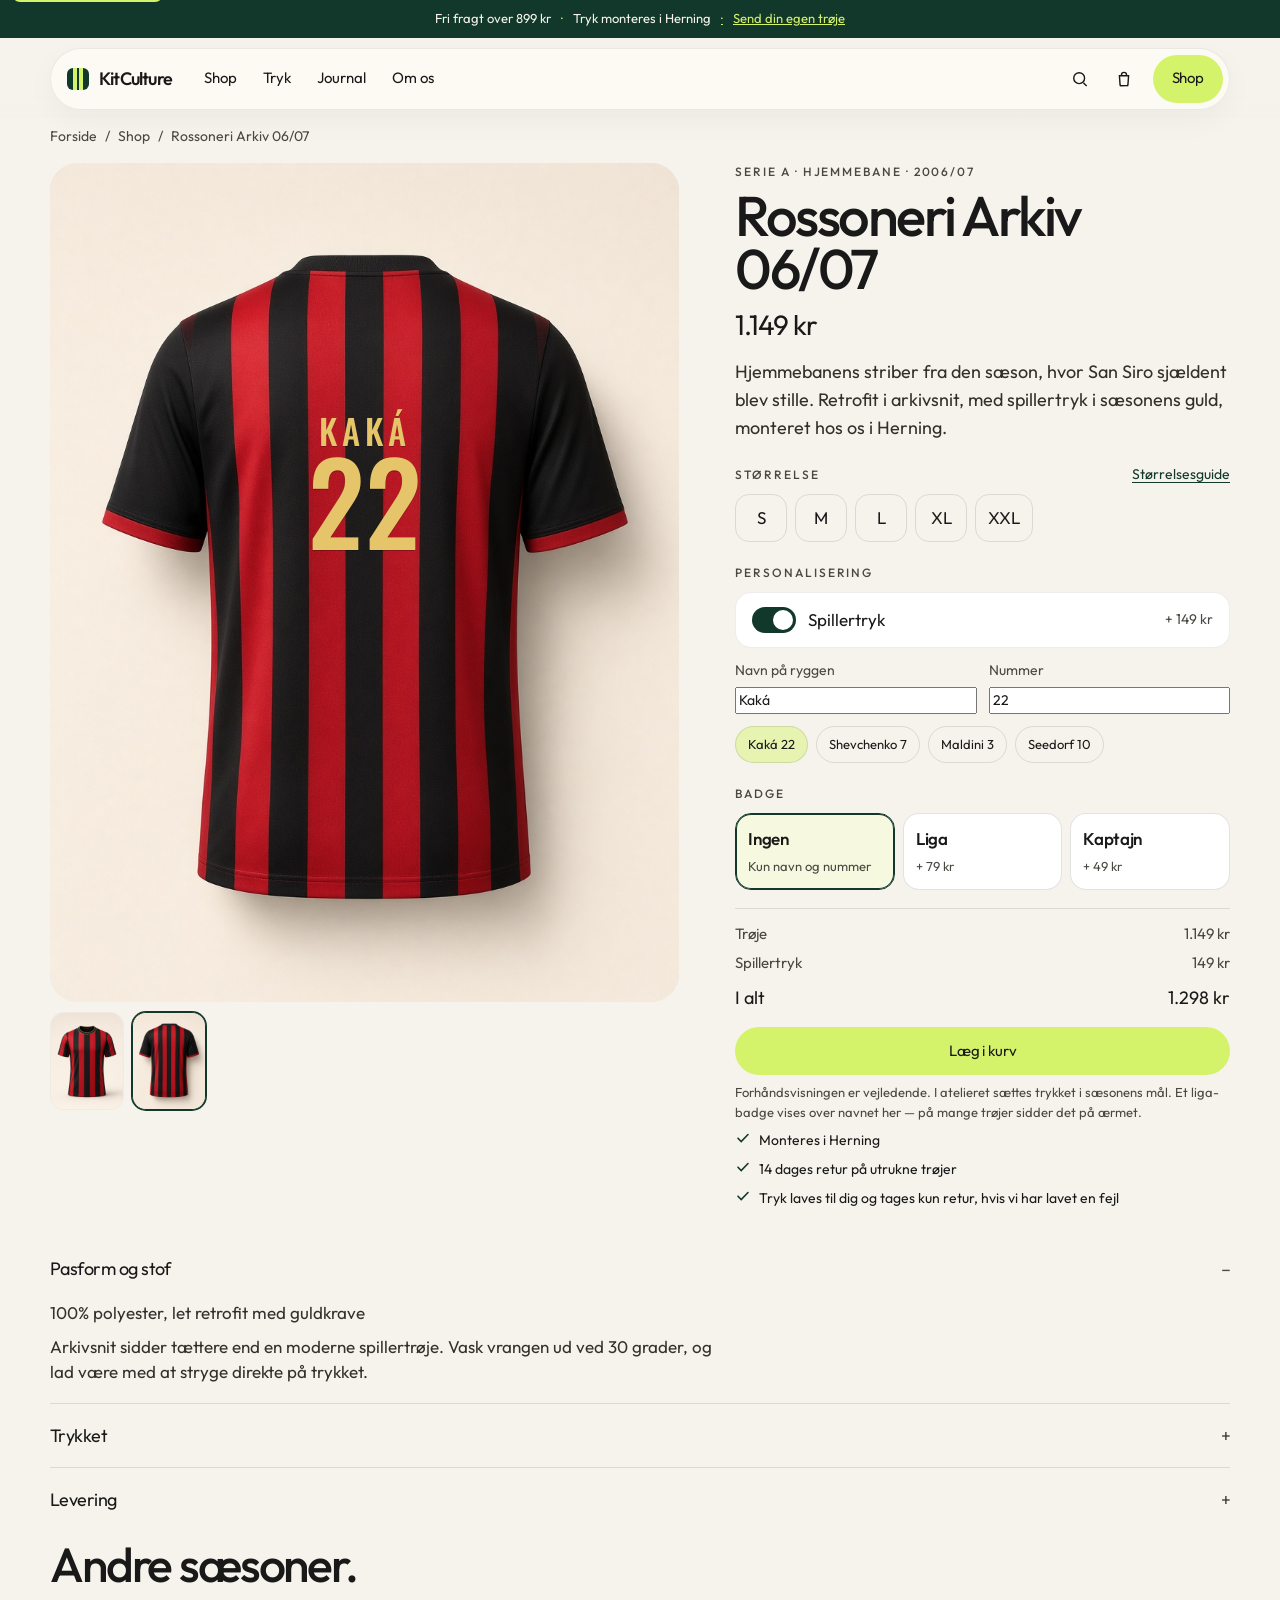
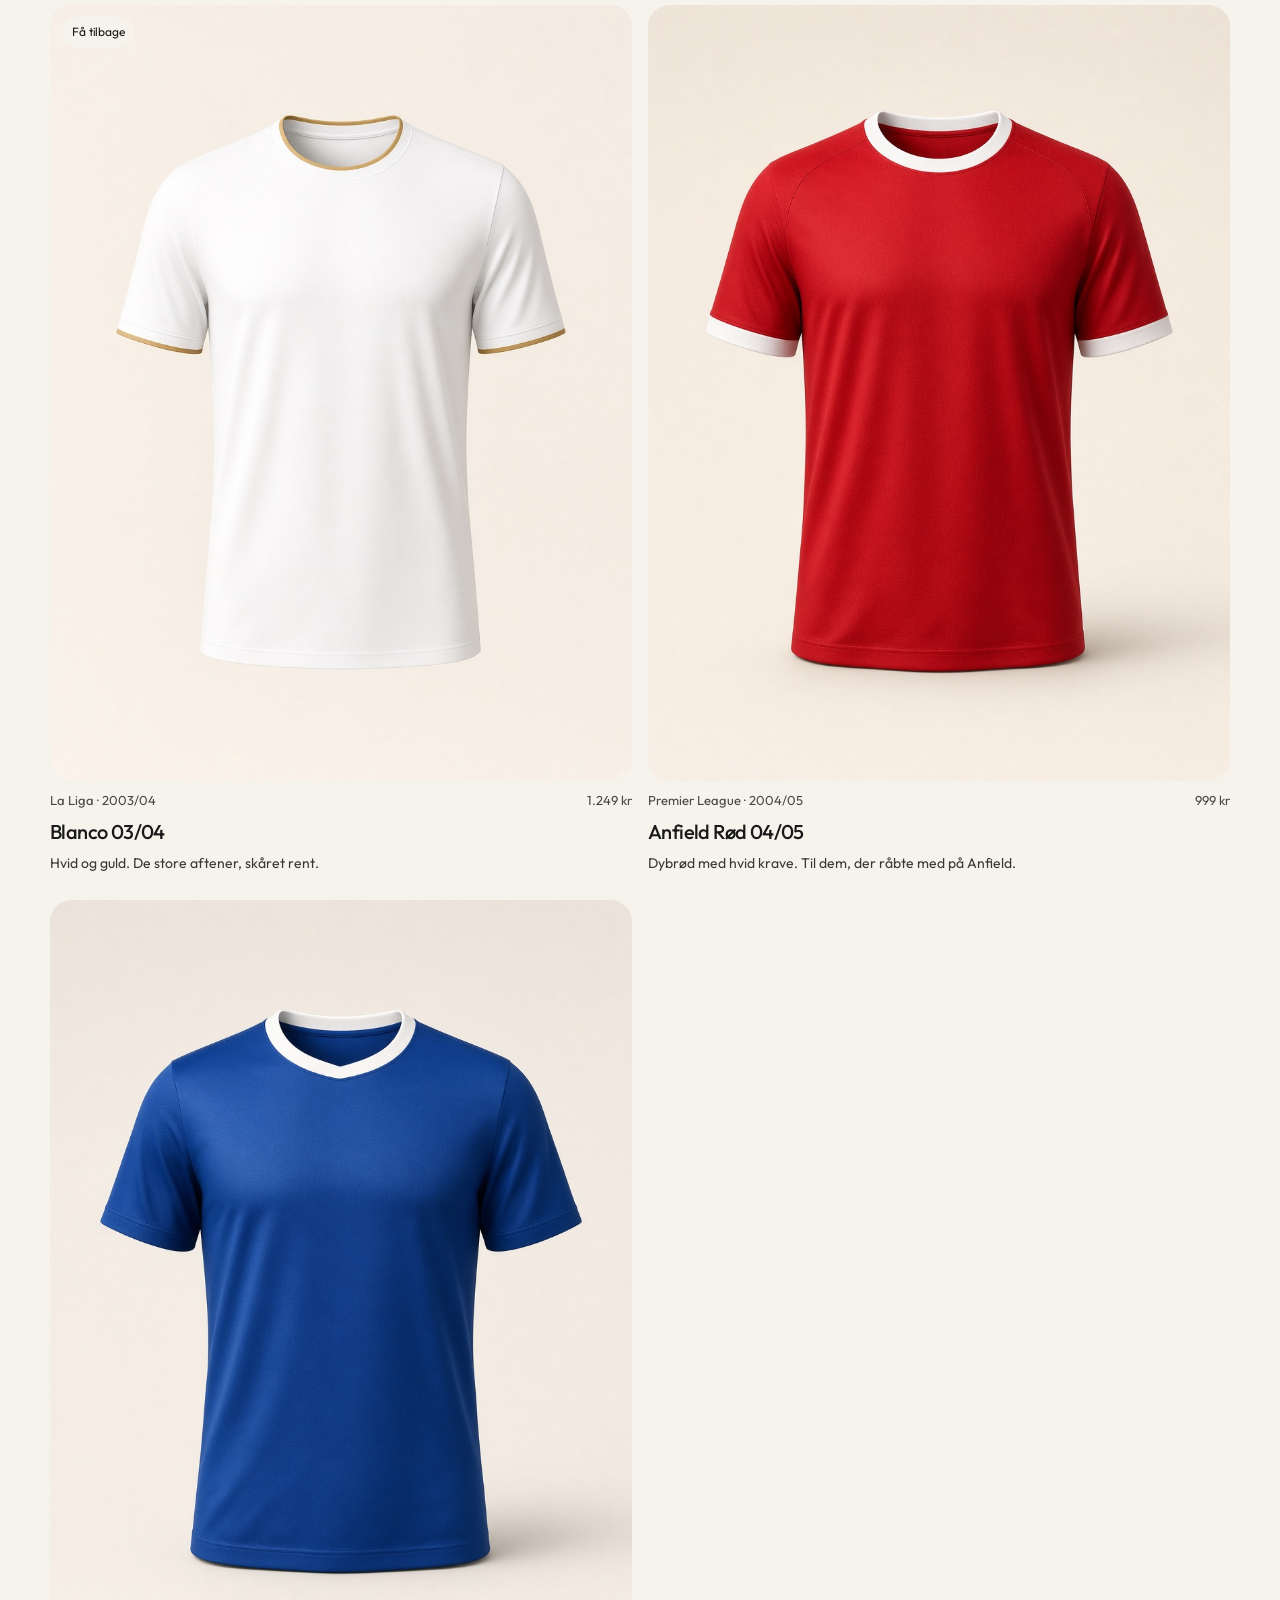
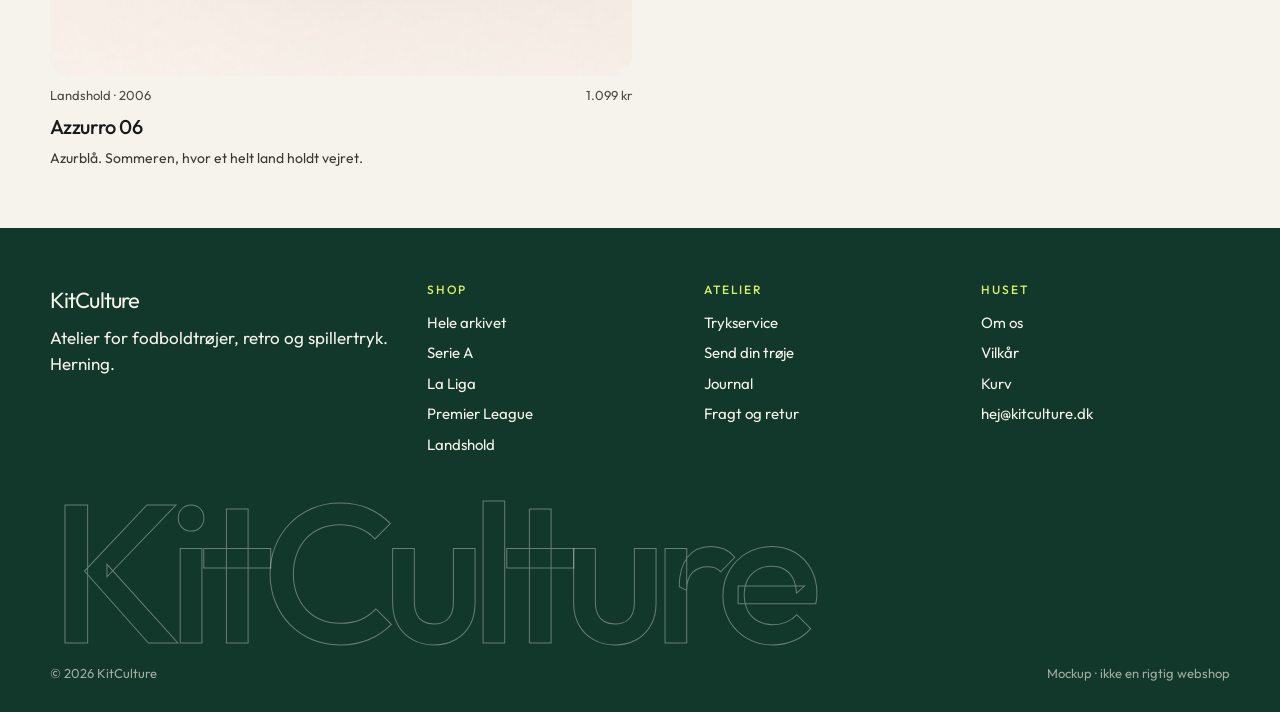
<file: produkt.html>
<!DOCTYPE html>
<html lang="da">
<head>
  <meta charset="utf-8">
  <meta name="viewport" content="width=device-width, initial-scale=1, viewport-fit=cover">
  <meta name="theme-color" content="#12382B">
  <title>Rossoneri Arkiv 06/07 — KitCulture</title>
  <meta name="description" content="Tilpas navn, nummer og badge på en trøje fra KitCultures arkiv. Trykket monteres i Herning.">
  <link rel="icon" href="assets/favicon.svg" type="image/svg+xml">
  <link rel="preconnect" href="https://fonts.googleapis.com">
  <link rel="preconnect" href="https://fonts.gstatic.com" crossorigin>
  <link href="https://fonts.googleapis.com/css2?family=Instrument+Serif:ital@0;1&family=Oswald:wght@400;500;600&family=Outfit:wght@300;400;500;600&display=swap" rel="stylesheet">
  <link rel="stylesheet" href="css/styles.css">
</head>
<body data-page="product">
<a class="skip" href="#indhold">Spring til indhold</a>
<div class="topbar">
  <p><span>Fri fragt over 899 kr</span><span class="mid">Tryk monteres i Herning</span><a href="tryk.html">Send din egen trøje</a></p>
</div>
<header class="nav-wrap">
  <nav class="nav" aria-label="Primær">
    <a class="logo" href="index.html" aria-label="KitCulture forside"><span class="logo-mark" aria-hidden="true"></span><span>KitCulture</span></a>
    <div class="nav-links">
      <a href="shop.html" data-nav="shop">Shop</a>
      <a href="tryk.html" data-nav="tryk">Tryk</a>
      <a href="journal.html" data-nav="journal">Journal</a>
      <a href="om.html" data-nav="about">Om os</a>
    </div>
    <div class="nav-actions">
      <button class="icon-btn" type="button" data-open="search" aria-label="Søg"><svg width="20" height="20" viewBox="0 0 24 24" fill="none" stroke="currentColor" stroke-width="1.7" aria-hidden="true"><circle cx="11" cy="11" r="6.5"/><path d="M16 16.5 20 20.5"/></svg></button>
      <button class="icon-btn" type="button" data-open="cart" aria-label="Kurv"><svg width="20" height="20" viewBox="0 0 24 24" fill="none" stroke="currentColor" stroke-width="1.7" aria-hidden="true"><path d="M6.5 8h11l-.8 11.2a1 1 0 0 1-1 .8H8.3a1 1 0 0 1-1-.8L6.5 8Z"/><path d="M9 8V7a3 3 0 0 1 6 0v1"/></svg><span class="bag-count" data-cart-count>0</span></button>
      <a class="btn btn-lime nav-cta" href="shop.html">Shop</a>
      <button class="icon-btn nav-burger" type="button" data-open="menu" aria-label="Åbn menu"><svg width="20" height="20" viewBox="0 0 24 24" fill="none" stroke="currentColor" stroke-width="1.7" aria-hidden="true"><path d="M4 8h16M4 16h16"/></svg></button>
    </div>
  </nav>
</header>

<main id="indhold" class="wrap">
  <p class="crumbs"><a href="index.html">Forside</a><span>/</span><a href="shop.html">Shop</a><span>/</span><span id="crumb-name">Rossoneri Arkiv 06/07</span></p>
  <div class="pdp">
    <div class="pdp-info">
      <p class="kicker pdp-kicker" id="p-kicker">Serie A · Hjemmebane · 2006/07</p>
      <h1 id="p-title">Rossoneri Arkiv 06/07</h1>
      <p class="pdp-price" id="p-base">1.149 kr</p>
      <p id="p-stock" hidden></p>
      <p class="lede" id="p-story" style="margin-top:12px">Hjemmebanens striber fra den sæson, hvor San Siro sjældent blev stille.</p>
    </div>
    <div class="pdp-gallery">
      <div class="stage" id="stage">
        <img id="p-front" src="assets/jersey-back-rossoneri.jpg" width="864" height="1152" alt="Bagside af Rossoneri Arkiv, klar til spillertryk">
        <div class="print-layer" id="p-print" aria-hidden="true">
          <span class="print-badge"></span>
          <span class="print-name">Kaká</span>
          <span class="print-num">22</span>
        </div>
      </div>
      <div class="thumbs" id="thumbs">
        <button class="thumb" type="button" data-view="front" aria-pressed="false" aria-label="Vis forsiden"><img id="thumb-front" src="assets/jersey-rossoneri.jpg" alt=""></button>
        <button class="thumb" type="button" data-view="back" aria-pressed="true" aria-label="Vis tryk på ryggen"><img id="thumb-back" src="assets/jersey-back-rossoneri.jpg" alt=""></button>
      </div>
    </div>
    <form class="pdp-buy" id="buy-form">
      <div class="size-row">
        <p class="label" style="margin-top:0">Størrelse</p>
        <button class="texty" type="button" data-open="size">Størrelsesguide</button>
      </div>
      <div class="sizes" id="sizes" role="radiogroup" aria-label="Størrelse">
        <button class="size" type="button" role="radio" data-size="S" aria-checked="false">S</button>
        <button class="size" type="button" role="radio" data-size="M" aria-checked="false">M</button>
        <button class="size" type="button" role="radio" data-size="L" aria-checked="false">L</button>
        <button class="size" type="button" role="radio" data-size="XL" aria-checked="false">XL</button>
        <button class="size" type="button" role="radio" data-size="XXL" aria-checked="false">XXL</button>
      </div>
      <p class="hint" id="size-msg" hidden>Vælg en størrelse, før den ryger i kurven.</p>

      <p class="label">Personalisering</p>
      <label class="toggle">
        <input type="checkbox" id="print-on" checked>
        <span>Spillertryk</span>
        <em>+ 149 kr</em>
      </label>
      <div class="form-grid two" style="margin-top:12px">
        <label class="field"><span>Navn på ryggen</span><input id="p-name" maxlength="12" autocomplete="off" value="Kaká"></label>
        <label class="field"><span>Nummer</span><input id="p-num" inputmode="numeric" maxlength="2" autocomplete="off" value="22"></label>
      </div>
      <p class="hint" id="print-msg" hidden>Skriv både navn og nummer, eller slå trykket fra.</p>
      <div class="suggest" id="suggestions" style="margin-top:12px"></div>

      <p class="label">Badge</p>
      <div class="badge-opts" id="badge-opts">
        <button class="badge-opt" type="button" data-badge="none" aria-checked="true"><strong>Ingen</strong><span>Kun navn og nummer</span></button>
        <button class="badge-opt" type="button" data-badge="liga" aria-checked="false"><strong>Liga</strong><span>+ 79 kr</span></button>
        <button class="badge-opt" type="button" data-badge="captain" aria-checked="false"><strong>Kaptajn</strong><span>+ 49 kr</span></button>
      </div>

      <div class="price-box" id="price-rows"></div>
      <button class="btn btn-lime btn-block" style="margin-top:16px" type="submit">Læg i kurv</button>
      <p class="fine">Forhåndsvisningen er vejledende. I atelieret sættes trykket i sæsonens mål. Et liga-badge vises over navnet her — på mange trøjer sidder det på ærmet.</p>
      <ul class="trust-list">
        <li><svg width="16" height="16" viewBox="0 0 16 16" fill="none" aria-hidden="true"><path d="M3 8.2 6.2 11.5 13 4.5" stroke="#12382b" stroke-width="1.6" stroke-linecap="round"/></svg> Monteres i Herning</li>
        <li><svg width="16" height="16" viewBox="0 0 16 16" fill="none" aria-hidden="true"><path d="M3 8.2 6.2 11.5 13 4.5" stroke="#12382b" stroke-width="1.6" stroke-linecap="round"/></svg> 14 dages retur på utrukne trøjer</li>
        <li><svg width="16" height="16" viewBox="0 0 16 16" fill="none" aria-hidden="true"><path d="M3 8.2 6.2 11.5 13 4.5" stroke="#12382b" stroke-width="1.6" stroke-linecap="round"/></svg> Tryk laves til dig og tages kun retur, hvis vi har lavet en fejl</li>
      </ul>
    </form>
  </div>

  <div class="details">
    <div class="acc">
      <button class="acc-btn" type="button" aria-expanded="true">Pasform og stof</button>
      <div class="acc-panel">
        <p id="p-fabric">100% polyester, let retrofit med guldkrave.</p>
        <p>Arkivsnit sidder tættere end en moderne spillertrøje. Vask vrangen ud ved 30 grader, og lad være med at stryge direkte på trykket.</p>
      </div>
    </div>
    <div class="acc">
      <button class="acc-btn" type="button" aria-expanded="false">Trykket</button>
      <div class="acc-panel" hidden>
        <p>Navn og nummer varmes på i sæsonens skrifttype og farve. Du kan også sende din egen trøje ind og få det samme gjort.</p>
        <p><a class="text-link" href="tryk.html">Læs om trykservice</a></p>
      </div>
    </div>
    <div class="acc">
      <button class="acc-btn" type="button" aria-expanded="false">Levering</button>
      <div class="acc-panel" hidden>
        <p>2–4 hverdage i Danmark. Et tryk lægger 1–2 dage oveni. Fri fragt over 899 kr, ellers 49 kr.</p>
      </div>
    </div>
  </div>

  <div class="related">
    <h2>Andre sæsoner.</h2>
    <div class="grid" id="related"></div>
  </div>
</main>

<div class="buybar">
  <div>
    <strong id="bar-price">1.298 kr</strong>
    <span id="bar-meta">Vælg størrelse · Kaká 22</span>
  </div>
  <button class="btn btn-lime" type="button" id="bar-add">Læg i kurv</button>
</div>

<footer class="footer">
  <div class="wrap footer-top">
    <div>
      <p class="footer-brand">KitCulture</p>
      <p>Atelier for fodboldtrøjer, retro og spillertryk. Herning.</p>
    </div>
    <div class="col">
      <h3>Shop</h3>
      <a href="shop.html">Hele arkivet</a>
      <a href="shop.html?liga=serie-a">Serie A</a>
      <a href="shop.html?liga=la-liga">La Liga</a>
      <a href="shop.html?liga=premier-league">Premier League</a>
      <a href="shop.html?liga=landshold">Landshold</a>
    </div>
    <div class="col">
      <h3>Atelier</h3>
      <a href="tryk.html">Trykservice</a>
      <a href="tryk.html#send">Send din trøje</a>
      <a href="journal.html">Journal</a>
      <a href="om.html#fragt">Fragt og retur</a>
    </div>
    <div class="col">
      <h3>Huset</h3>
      <a href="om.html">Om os</a>
      <a href="om.html#vilkar">Vilkår</a>
      <a href="kurv.html">Kurv</a>
      <a href="mailto:hej@kitculture.dk">hej@kitculture.dk</a>
    </div>
  </div>
  <div class="wrap footer-giant" aria-hidden="true">KitCulture</div>
  <div class="wrap footer-base">
    <span>© 2026 KitCulture</span>
    <span>Mockup · ikke en rigtig webshop</span>
  </div>
</footer>
<script src="js/products.js"></script>
<script src="js/site.js"></script>
</body>
</html>
</file>
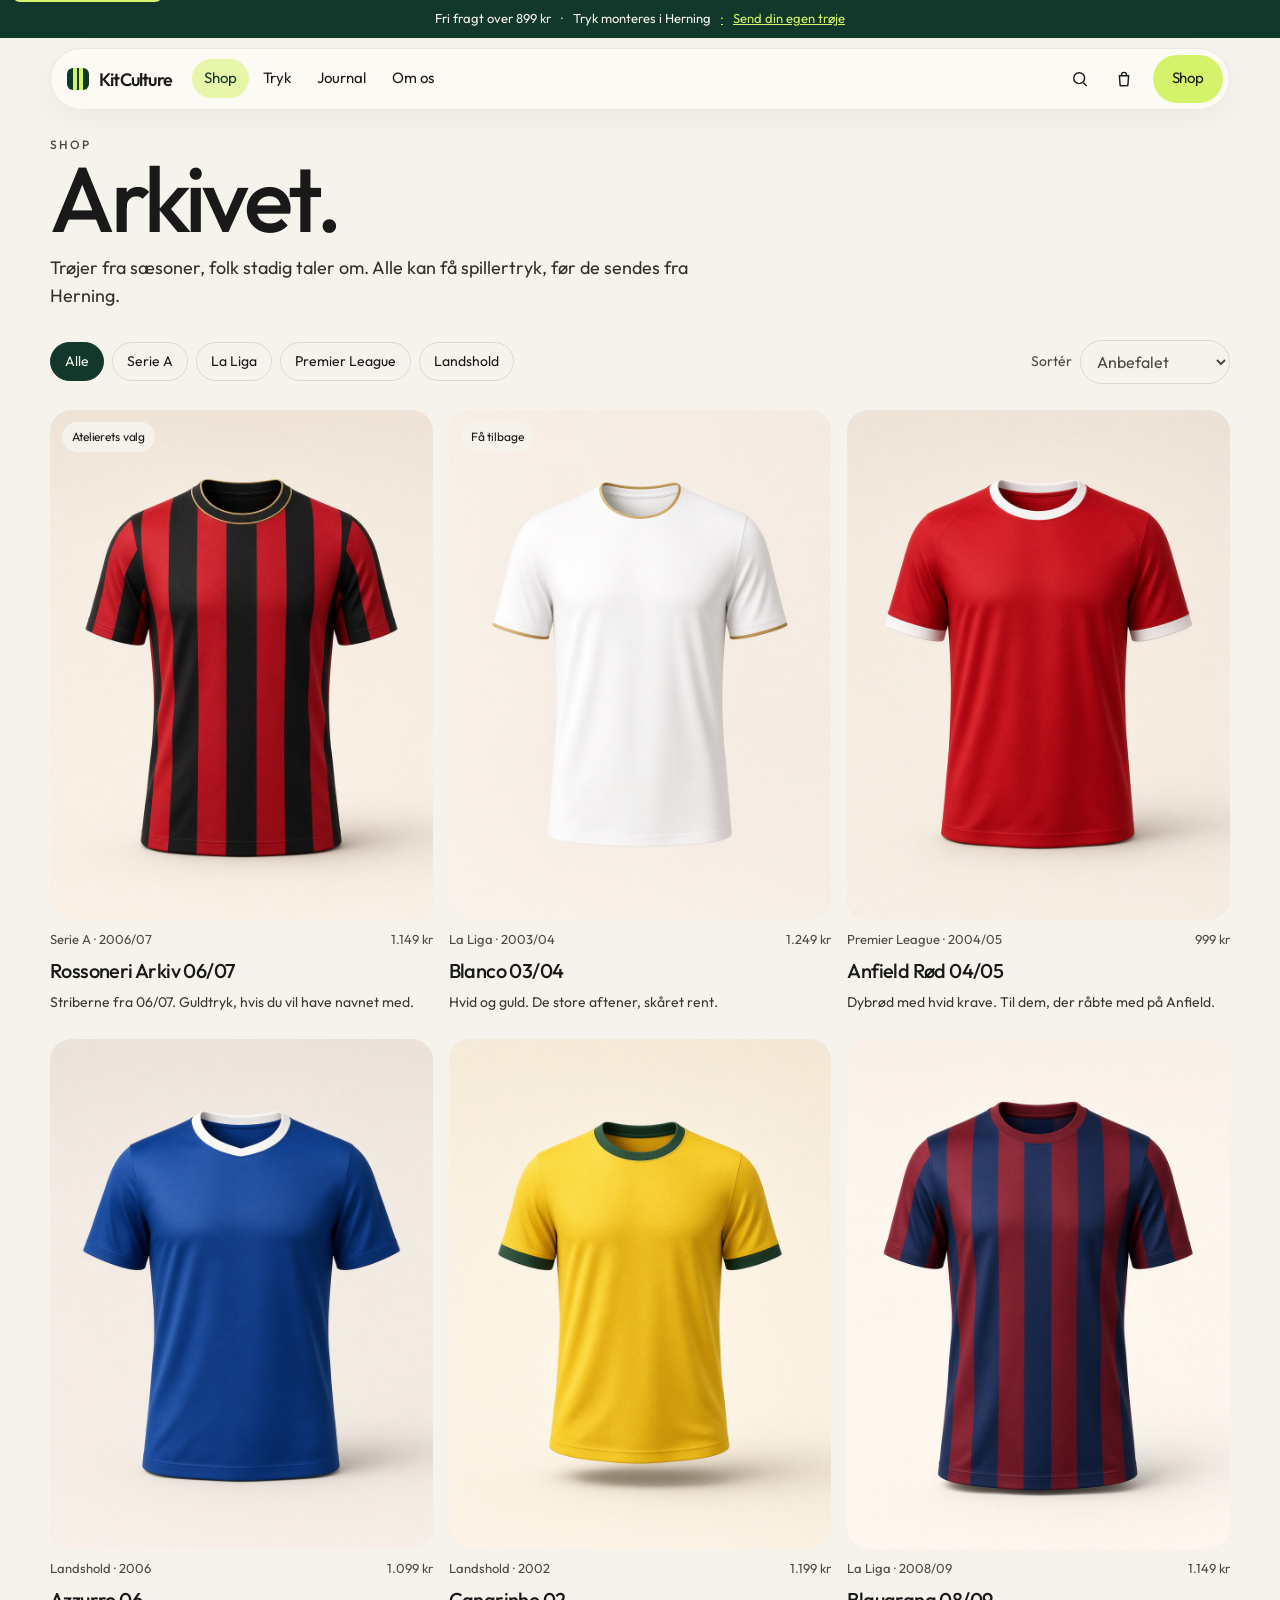
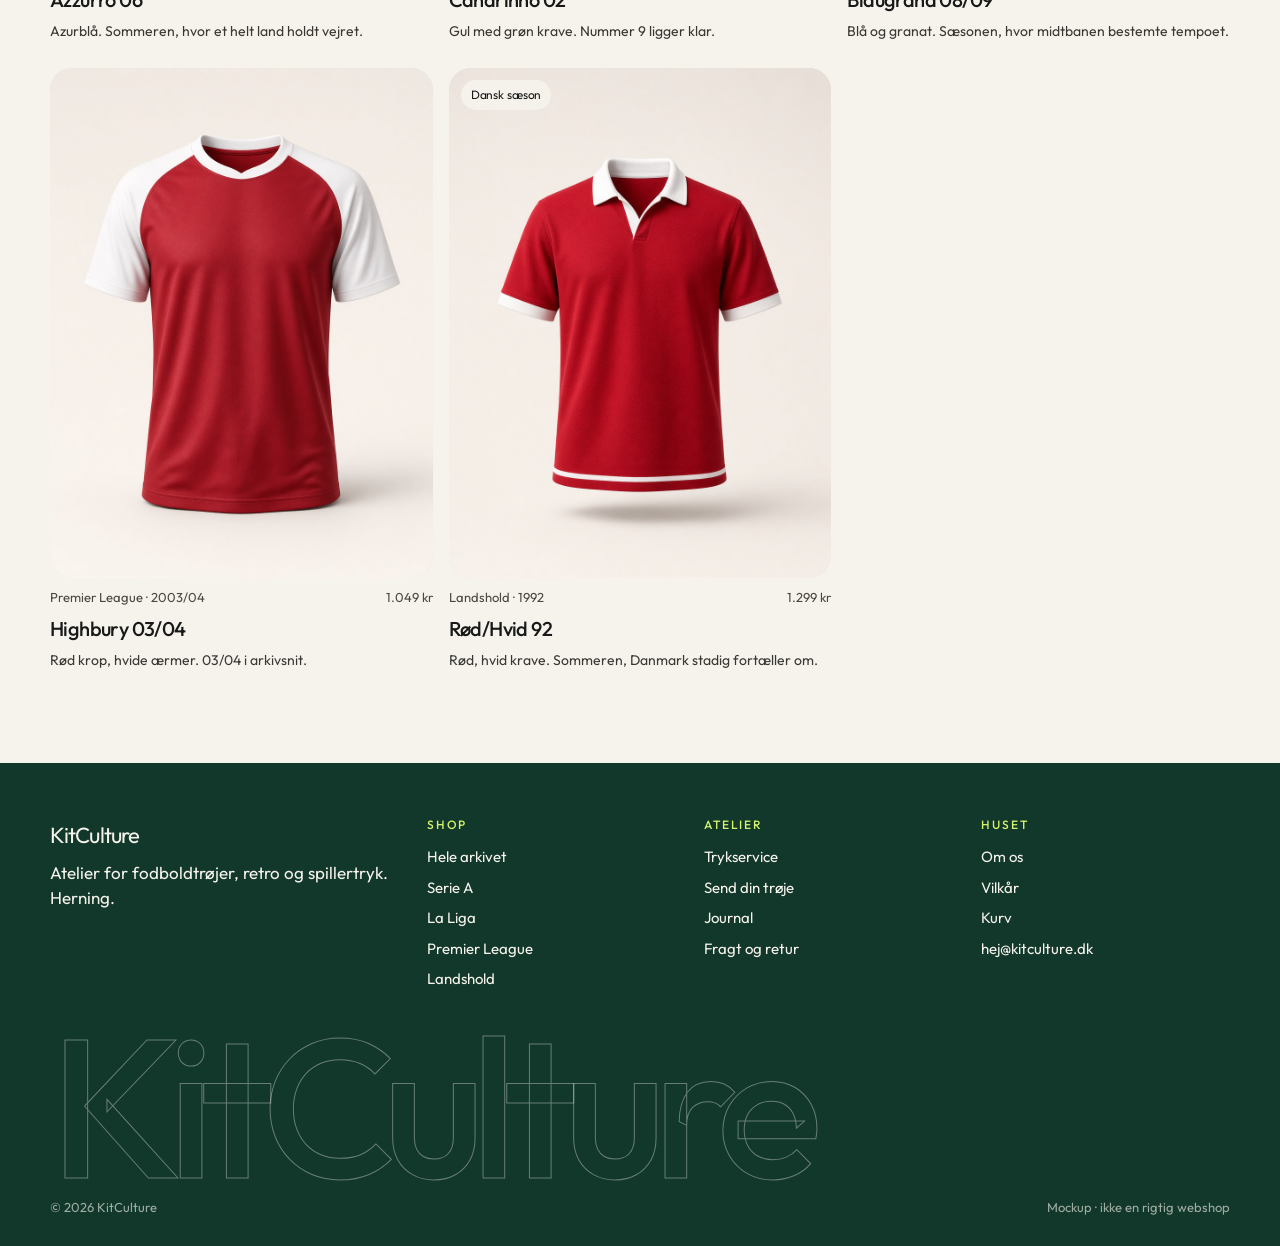
<file: shop.html>
<!DOCTYPE html>
<html lang="da">
<head>
  <meta charset="utf-8">
  <meta name="viewport" content="width=device-width, initial-scale=1, viewport-fit=cover">
  <meta name="theme-color" content="#12382B">
  <title>Arkivet — KitCulture</title>
  <meta name="description" content="Shop fodboldtrøjer og retro fra KitCulture. Alle kan få sæsonkorrekt spillertryk, før de sendes fra Herning.">
  <link rel="icon" href="assets/favicon.svg" type="image/svg+xml">
  <link rel="preconnect" href="https://fonts.googleapis.com">
  <link rel="preconnect" href="https://fonts.gstatic.com" crossorigin>
  <link href="https://fonts.googleapis.com/css2?family=Instrument+Serif:ital@0;1&family=Oswald:wght@400;500;600&family=Outfit:wght@300;400;500;600&display=swap" rel="stylesheet">
  <link rel="stylesheet" href="css/styles.css">
</head>
<body data-page="shop">
<a class="skip" href="#indhold">Spring til indhold</a>
<div class="topbar"><p><span>Fri fragt over 899 kr</span><span class="mid">Tryk monteres i Herning</span><a href="tryk.html">Send din egen trøje</a></p></div>
<header class="nav-wrap">
  <nav class="nav" aria-label="Primær">
    <a class="logo" href="index.html" aria-label="KitCulture forside"><span class="logo-mark" aria-hidden="true"></span><span>KitCulture</span></a>
    <div class="nav-links">
      <a href="shop.html" data-nav="shop">Shop</a>
      <a href="tryk.html" data-nav="tryk">Tryk</a>
      <a href="journal.html" data-nav="journal">Journal</a>
      <a href="om.html" data-nav="about">Om os</a>
    </div>
    <div class="nav-actions">
      <button class="icon-btn" type="button" data-open="search" aria-label="Søg"><svg width="20" height="20" viewBox="0 0 24 24" fill="none" stroke="currentColor" stroke-width="1.7" aria-hidden="true"><circle cx="11" cy="11" r="6.5"/><path d="M16 16.5 20 20.5"/></svg></button>
      <button class="icon-btn" type="button" data-open="cart" aria-label="Kurv"><svg width="20" height="20" viewBox="0 0 24 24" fill="none" stroke="currentColor" stroke-width="1.7" aria-hidden="true"><path d="M6.5 8h11l-.8 11.2a1 1 0 0 1-1 .8H8.3a1 1 0 0 1-1-.8L6.5 8Z"/><path d="M9 8V7a3 3 0 0 1 6 0v1"/></svg><span class="bag-count" data-cart-count>0</span></button>
      <a class="btn btn-lime nav-cta" href="shop.html">Shop</a>
      <button class="icon-btn nav-burger" type="button" data-open="menu" aria-label="Åbn menu"><svg width="20" height="20" viewBox="0 0 24 24" fill="none" stroke="currentColor" stroke-width="1.7" aria-hidden="true"><path d="M4 8h16M4 16h16"/></svg></button>
    </div>
  </nav>
</header>
<main id="indhold" class="wrap" style="padding-bottom:72px">
  <div class="page-intro">
    <p class="kicker">Shop</p>
    <h1>Arkivet.</h1>
    <p class="lede">Trøjer fra sæsoner, folk stadig taler om. Alle kan få spillertryk, før de sendes fra Herning.</p>
  </div>
  <div class="shop-tools">
    <div class="filters" id="filters" role="group" aria-label="Filtrér liga"></div>
    <label class="sort">Sortér
      <select id="sort" aria-label="Sortér">
        <option value="anbefalet">Anbefalet</option>
        <option value="pris-lav">Pris, lav–høj</option>
        <option value="pris-hoj">Pris, høj–lav</option>
        <option value="saeson">Sæson, nyeste</option>
      </select>
    </label>
  </div>
  <div class="grid shop-grid" id="shop-grid"></div>
  <p class="empty-note" id="shop-empty" hidden>Ingen trøjer i det hjørne af arkivet.</p>
</main>
<footer class="footer">
  <div class="wrap footer-top">
    <div><p class="footer-brand">KitCulture</p><p>Atelier for fodboldtrøjer, retro og spillertryk. Herning.</p></div>
    <div class="col"><h3>Shop</h3><a href="shop.html">Hele arkivet</a><a href="shop.html?liga=serie-a">Serie A</a><a href="shop.html?liga=la-liga">La Liga</a><a href="shop.html?liga=premier-league">Premier League</a><a href="shop.html?liga=landshold">Landshold</a></div>
    <div class="col"><h3>Atelier</h3><a href="tryk.html">Trykservice</a><a href="tryk.html#send">Send din trøje</a><a href="journal.html">Journal</a><a href="om.html#fragt">Fragt og retur</a></div>
    <div class="col"><h3>Huset</h3><a href="om.html">Om os</a><a href="om.html#vilkar">Vilkår</a><a href="kurv.html">Kurv</a><a href="mailto:hej@kitculture.dk">hej@kitculture.dk</a></div>
  </div>
  <div class="wrap footer-giant" aria-hidden="true">KitCulture</div>
  <div class="wrap footer-base"><span>© 2026 KitCulture</span><span>Mockup · ikke en rigtig webshop</span></div>
</footer>
<script src="js/products.js"></script>
<script src="js/site.js"></script>
</body>
</html>
</file>
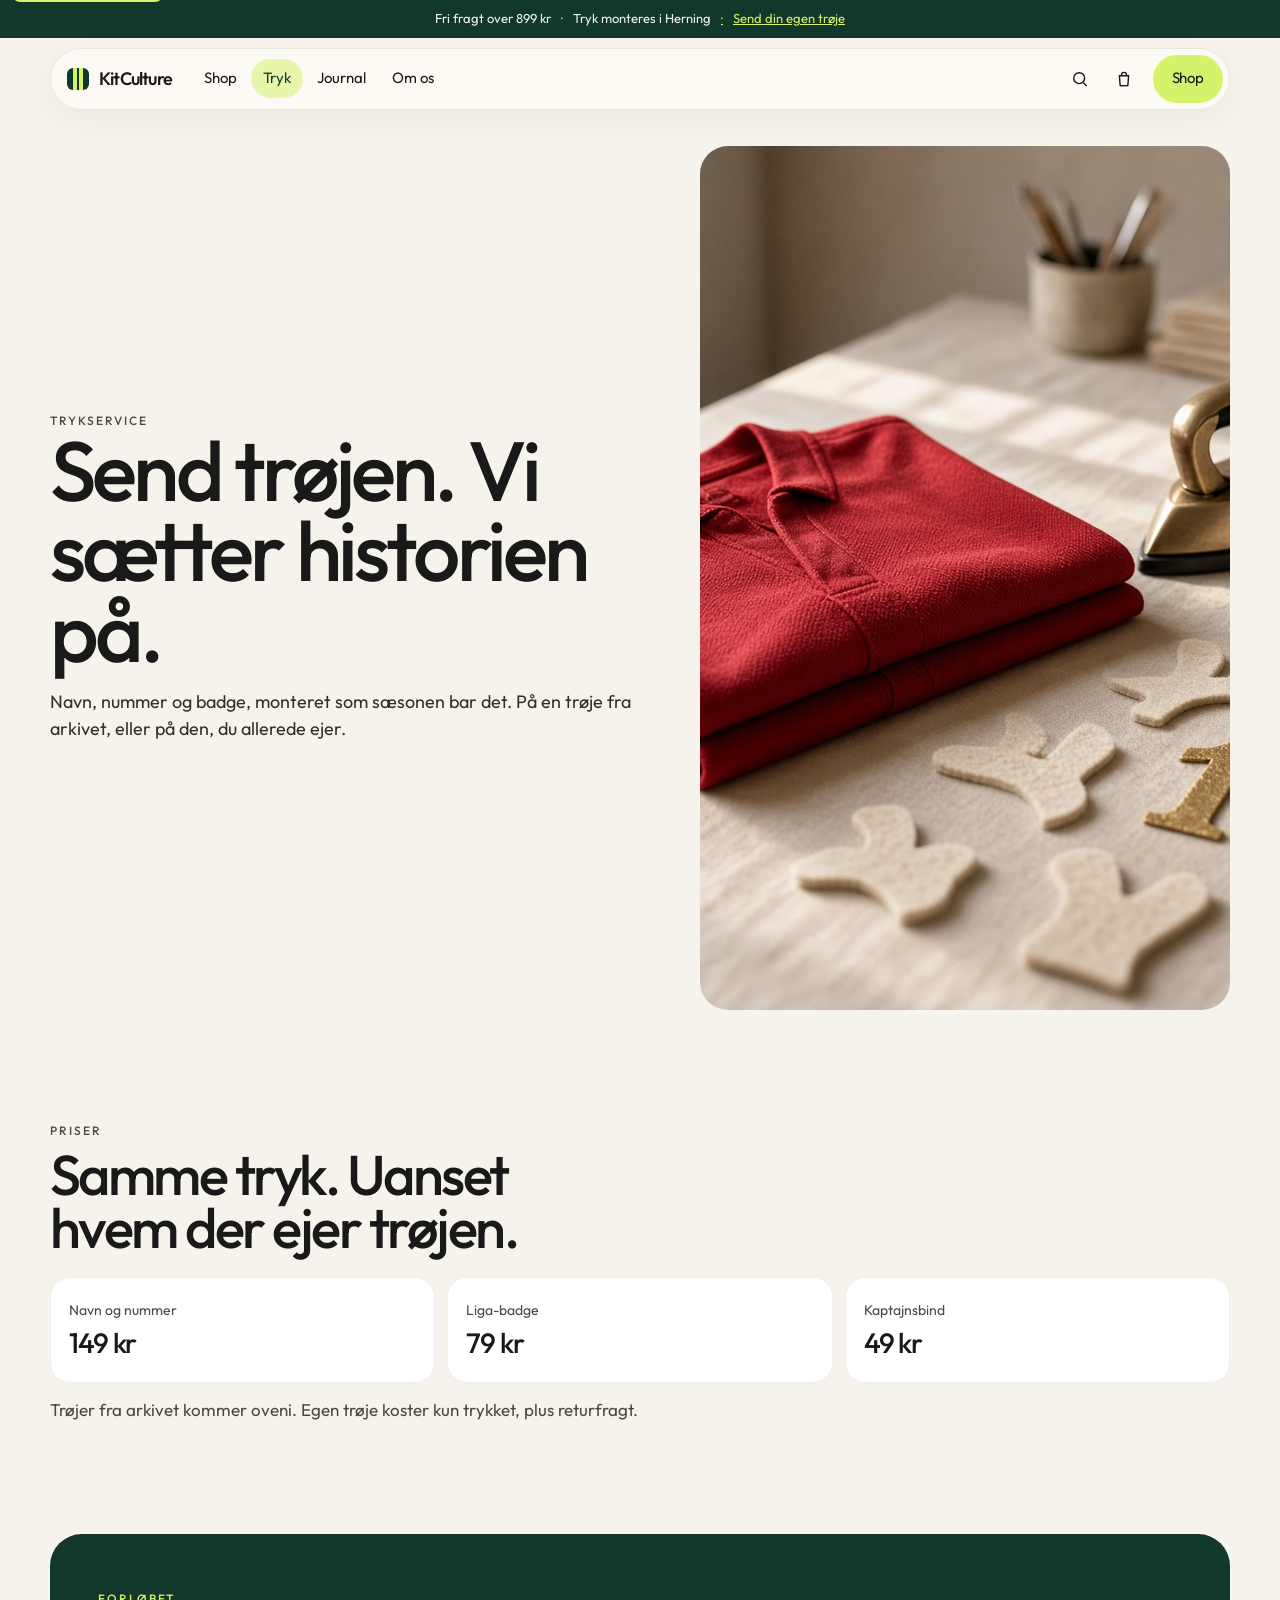
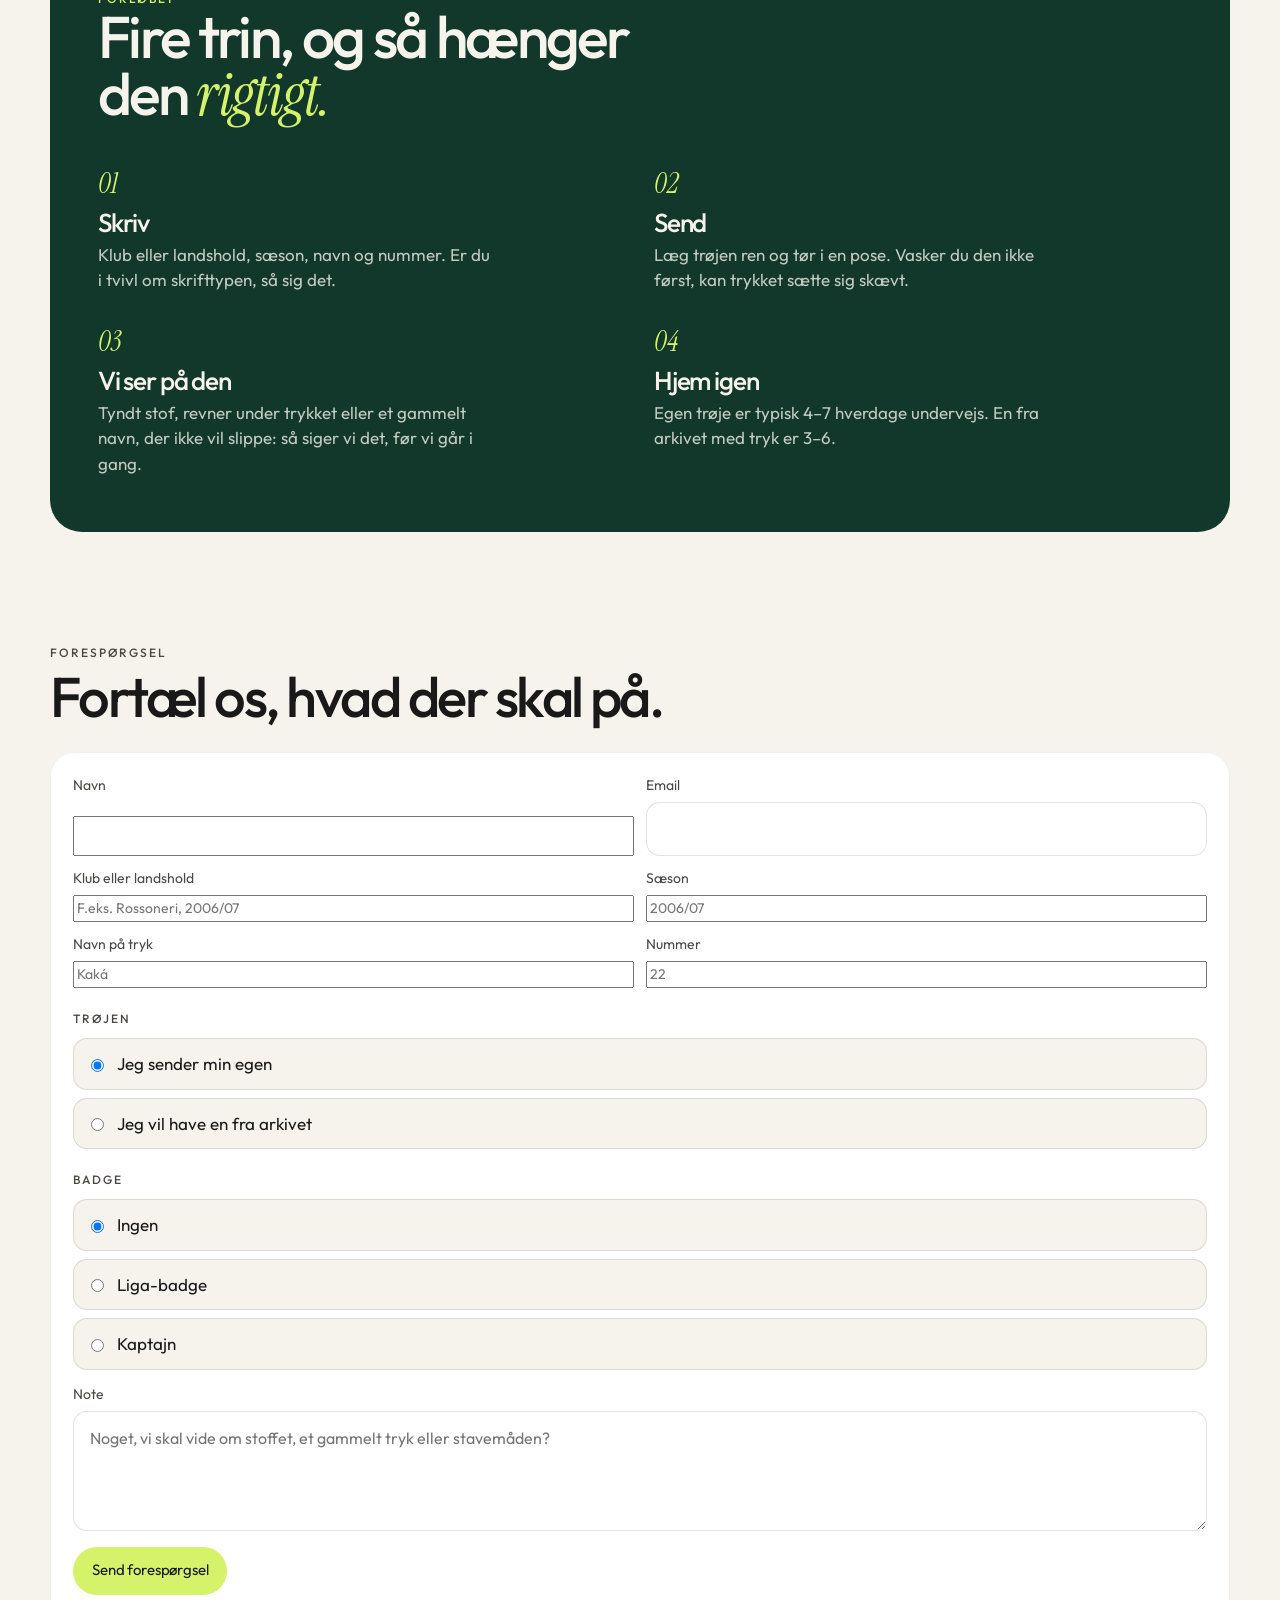
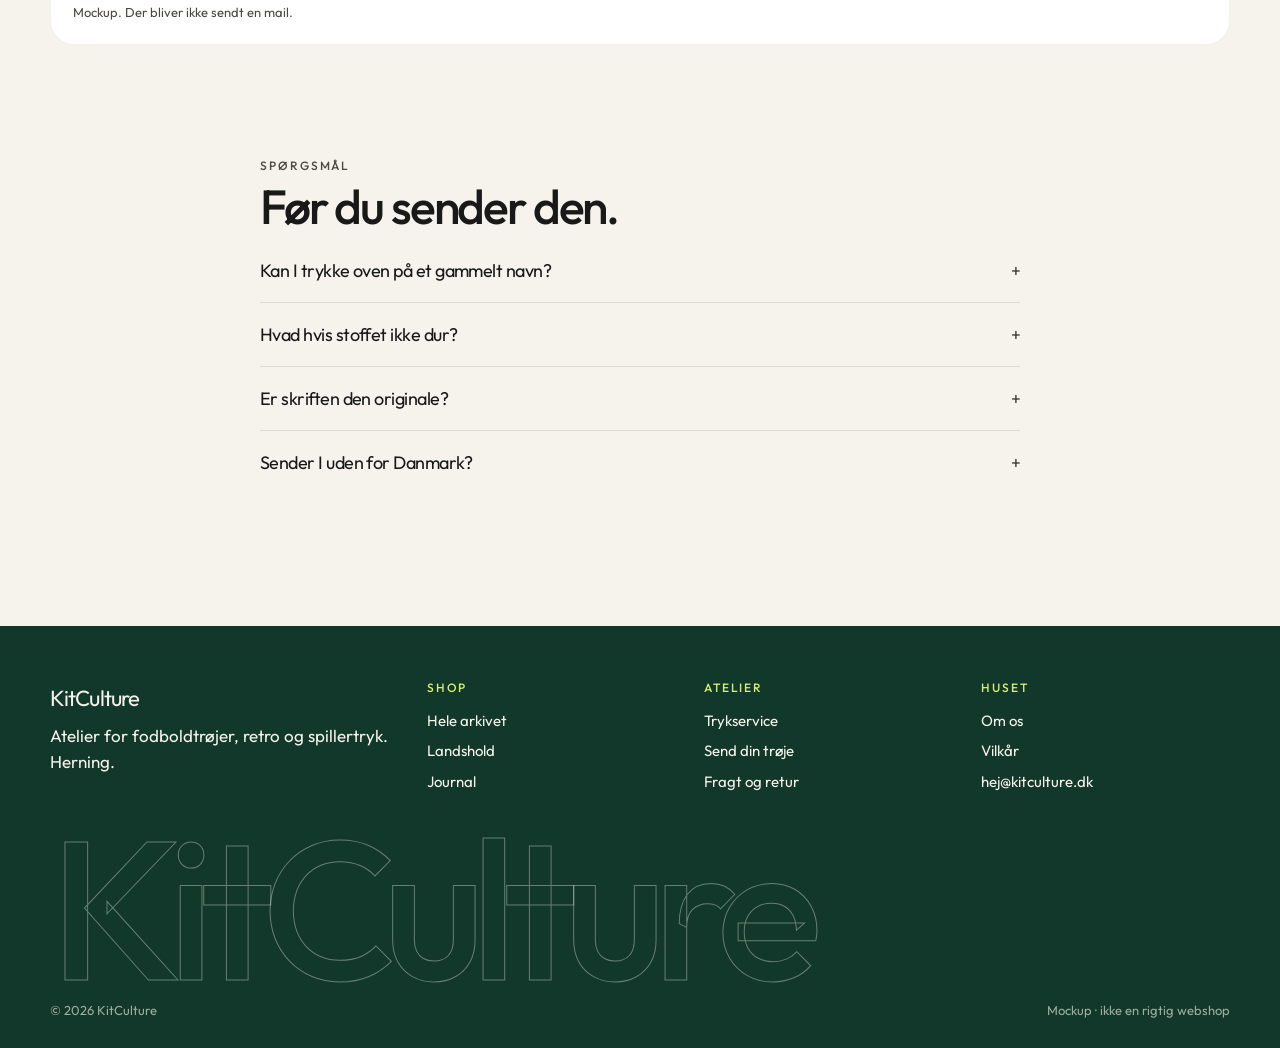
<file: tryk.html>
<!DOCTYPE html>
<html lang="da">
<head>
  <meta charset="utf-8">
  <meta name="viewport" content="width=device-width, initial-scale=1, viewport-fit=cover">
  <meta name="theme-color" content="#12382B">
  <title>Trykservice — KitCulture</title>
  <meta name="description" content="Send din egen fodboldtrøje til KitCulture i Herning, og få monteret navn, nummer og badge fra sæsonen.">
  <link rel="icon" href="assets/favicon.svg" type="image/svg+xml">
  <link rel="preconnect" href="https://fonts.googleapis.com">
  <link rel="preconnect" href="https://fonts.gstatic.com" crossorigin>
  <link href="https://fonts.googleapis.com/css2?family=Instrument+Serif:ital@0;1&family=Oswald:wght@400;500;600&family=Outfit:wght@300;400;500;600&display=swap" rel="stylesheet">
  <link rel="stylesheet" href="css/styles.css">
</head>
<body data-page="tryk">
<a class="skip" href="#indhold">Spring til indhold</a>
<div class="topbar"><p><span>Fri fragt over 899 kr</span><span class="mid">Tryk monteres i Herning</span><a href="tryk.html">Send din egen trøje</a></p></div>
<header class="nav-wrap">
  <nav class="nav" aria-label="Primær">
    <a class="logo" href="index.html" aria-label="KitCulture forside"><span class="logo-mark" aria-hidden="true"></span><span>KitCulture</span></a>
    <div class="nav-links">
      <a href="shop.html" data-nav="shop">Shop</a>
      <a href="tryk.html" data-nav="tryk">Tryk</a>
      <a href="journal.html" data-nav="journal">Journal</a>
      <a href="om.html" data-nav="about">Om os</a>
    </div>
    <div class="nav-actions">
      <button class="icon-btn" type="button" data-open="search" aria-label="Søg"><svg width="20" height="20" viewBox="0 0 24 24" fill="none" stroke="currentColor" stroke-width="1.7" aria-hidden="true"><circle cx="11" cy="11" r="6.5"/><path d="M16 16.5 20 20.5"/></svg></button>
      <button class="icon-btn" type="button" data-open="cart" aria-label="Kurv"><svg width="20" height="20" viewBox="0 0 24 24" fill="none" stroke="currentColor" stroke-width="1.7" aria-hidden="true"><path d="M6.5 8h11l-.8 11.2a1 1 0 0 1-1 .8H8.3a1 1 0 0 1-1-.8L6.5 8Z"/><path d="M9 8V7a3 3 0 0 1 6 0v1"/></svg><span class="bag-count" data-cart-count>0</span></button>
      <a class="btn btn-lime nav-cta" href="shop.html">Shop</a>
      <button class="icon-btn nav-burger" type="button" data-open="menu" aria-label="Åbn menu"><svg width="20" height="20" viewBox="0 0 24 24" fill="none" stroke="currentColor" stroke-width="1.7" aria-hidden="true"><path d="M4 8h16M4 16h16"/></svg></button>
    </div>
  </nav>
</header>
<main id="indhold">
  <section class="section" style="padding-top:28px">
    <div class="wrap split">
      <div>
        <p class="kicker">Trykservice</p>
        <h1 style="font-size:clamp(48px,7vw,84px);max-width:12ch">Send trøjen. Vi sætter historien på.</h1>
        <p class="lede" style="margin-top:16px">Navn, nummer og badge, monteret som sæsonen bar det. På en trøje fra arkivet, eller på den, du allerede ejer.</p>
      </div>
      <img src="assets/atelier.jpg" width="1152" height="864" alt="Atelierbord med foldet rød trøje og tal til spillertryk">
    </div>
  </section>
  <section class="section" style="padding-top:0">
    <div class="wrap">
      <p class="kicker">Priser</p>
      <h2 style="font-size:clamp(36px,5vw,56px);max-width:16ch;margin-top:8px">Samme tryk. Uanset hvem der ejer trøjen.</h2>
      <div class="price-cards">
        <article class="price-card"><span>Navn og nummer</span><strong>149 kr</strong></article>
        <article class="price-card"><span>Liga-badge</span><strong>79 kr</strong></article>
        <article class="price-card"><span>Kaptajnsbind</span><strong>49 kr</strong></article>
      </div>
      <p class="muted" style="margin-top:14px">Trøjer fra arkivet kommer oveni. Egen trøje koster kun trykket, plus returfragt.</p>
    </div>
  </section>
  <section class="section" style="padding-top:0">
    <div class="wrap">
      <div class="band">
        <p class="kicker" style="color:#d5f36a">Forløbet</p>
        <h2>Fire trin, og så hænger den <em>rigtigt.</em></h2>
        <ol class="ways steps-4">
          <li><span>01</span><h3>Skriv</h3><p>Klub eller landshold, sæson, navn og nummer. Er du i tvivl om skrifttypen, så sig det.</p></li>
          <li><span>02</span><h3>Send</h3><p>Læg trøjen ren og tør i en pose. Vasker du den ikke først, kan trykket sætte sig skævt.</p></li>
          <li><span>03</span><h3>Vi ser på den</h3><p>Tyndt stof, revner under trykket eller et gammelt navn, der ikke vil slippe: så siger vi det, før vi går i gang.</p></li>
          <li><span>04</span><h3>Hjem igen</h3><p>Egen trøje er typisk 4–7 hverdage undervejs. En fra arkivet med tryk er 3–6.</p></li>
        </ol>
      </div>
    </div>
  </section>
  <section class="section" id="send" style="padding-top:0">
    <div class="wrap" style="display:grid;gap:28px">
      <div>
        <p class="kicker">Forespørgsel</p>
        <h2 style="font-size:clamp(36px,5vw,56px);margin-top:8px">Fortæl os, hvad der skal på.</h2>
      </div>
      <form class="panel" id="tryk-form">
        <div class="form-grid two">
          <label class="field"><span>Navn</span><input name="navn" required autocomplete="name"></label>
          <label class="field"><span>Email</span><input name="email" type="email" required autocomplete="email"></label>
          <label class="field"><span>Klub eller landshold</span><input name="klub" required placeholder="F.eks. Rossoneri, 2006/07"></label>
          <label class="field"><span>Sæson</span><input name="saeson" required placeholder="2006/07"></label>
          <label class="field"><span>Navn på tryk</span><input name="spiller" maxlength="12" required placeholder="Kaká"></label>
          <label class="field"><span>Nummer</span><input name="nummer" inputmode="numeric" maxlength="2" required placeholder="22"></label>
        </div>
        <p class="label">Trøjen</p>
        <div class="ship-opts">
          <label><input type="radio" name="ejer" value="egen" checked> Jeg sender min egen</label>
          <label><input type="radio" name="ejer" value="arkiv"> Jeg vil have en fra arkivet</label>
        </div>
        <p class="label">Badge</p>
        <div class="ship-opts">
          <label><input type="radio" name="badge" value="ingen" checked> Ingen</label>
          <label><input type="radio" name="badge" value="liga"> Liga-badge</label>
          <label><input type="radio" name="badge" value="kaptajn"> Kaptajn</label>
        </div>
        <label class="field" style="margin-top:14px"><span>Note</span><textarea name="note" placeholder="Noget, vi skal vide om stoffet, et gammelt tryk eller stavemåden?"></textarea></label>
        <button class="btn btn-lime" style="margin-top:16px" type="submit">Send forespørgsel</button>
        <p class="fine">Mockup. Der bliver ikke sendt en mail.</p>
      </form>
      <div class="panel" id="tryk-thanks" hidden>
        <p class="kicker">Modtaget</p>
        <h2 style="font-size:40px;margin:8px 0 10px">Vi har noteret det.</h2>
        <p>I mockuppet bliver der ikke sendt en mail. I den rigtige shop ville du få en adresse i Herning og en frist for, hvornår trøjen skal være fremme.</p>
        <p style="margin-top:18px"><a class="btn btn-green" href="shop.html">Se arkivet imens</a></p>
      </div>
    </div>
  </section>
  <section class="section" style="padding-top:0">
    <div class="wrap" style="max-width:760px">
      <p class="kicker">Spørgsmål</p>
      <h2 style="font-size:clamp(32px,4vw,48px);margin:8px 0 10px">Før du sender den.</h2>
      <div class="acc">
        <button class="acc-btn" type="button" aria-expanded="false">Kan I trykke oven på et gammelt navn?</button>
        <div class="acc-panel" hidden><p>Nogle gange. Hvis det gamle tryk sidder fast i fibrene, siger vi det og lader trøjen være, frem for at brænde et nyt ovenpå.</p></div>
      </div>
      <div class="acc">
        <button class="acc-btn" type="button" aria-expanded="false">Hvad hvis stoffet ikke dur?</button>
        <div class="acc-panel" hidden><p>Tynde replikaer og meget slidte rygge kan ikke holde varmen. Så sender vi den urørt retur, og du betaler ikke for trykket.</p></div>
      </div>
      <div class="acc">
        <button class="acc-btn" type="button" aria-expanded="false">Er skriften den originale?</button>
        <div class="acc-panel" hidden><p>Vi matcher sæsonens skrifttype, farve og placering så tæt, atelieret kan. Det er håndværk, ikke et officielt klubtryk.</p></div>
      </div>
      <div class="acc">
        <button class="acc-btn" type="button" aria-expanded="false">Sender I uden for Danmark?</button>
        <div class="acc-panel" hidden><p>Ikke endnu. Forsendelser starter i Danmark, så vi kan stå inde for, hvordan trøjen kommer frem og hjem.</p></div>
      </div>
    </div>
  </section>
</main>
<footer class="footer">
  <div class="wrap footer-top">
    <div><p class="footer-brand">KitCulture</p><p>Atelier for fodboldtrøjer, retro og spillertryk. Herning.</p></div>
    <div class="col"><h3>Shop</h3><a href="shop.html">Hele arkivet</a><a href="shop.html?liga=landshold">Landshold</a><a href="journal.html">Journal</a></div>
    <div class="col"><h3>Atelier</h3><a href="tryk.html">Trykservice</a><a href="tryk.html#send">Send din trøje</a><a href="om.html#fragt">Fragt og retur</a></div>
    <div class="col"><h3>Huset</h3><a href="om.html">Om os</a><a href="om.html#vilkar">Vilkår</a><a href="mailto:hej@kitculture.dk">hej@kitculture.dk</a></div>
  </div>
  <div class="wrap footer-giant" aria-hidden="true">KitCulture</div>
  <div class="wrap footer-base"><span>© 2026 KitCulture</span><span>Mockup · ikke en rigtig webshop</span></div>
</footer>
<script src="js/products.js"></script>
<script src="js/site.js"></script>
</body>
</html>
</file>
<file: css/styles.css>
/* KitCulture mockup
   Stadiongrøn #12382B · knækket hvid #F5F3EC · koks #191919 · lime #D5F36A */

:root {
  --green: #12382b;
  --green-deep: #0c2820;
  --cream: #f5f3ec;
  --cream-2: #efebe3;
  --ink: #191919;
  --muted: #4a4843;
  --lime: #d5f36a;
  --line: rgba(25, 25, 25, 0.12);
  --white: #fffcf7;
  --serif: "Instrument Serif", Georgia, serif;
  --sans: "Outfit", system-ui, sans-serif;
  --shirt: "Oswald", "Arial Narrow", sans-serif;
  --radius: 22px;
  --shadow: 0 24px 50px rgba(18, 56, 43, 0.08);
}

*,
*::before,
*::after { box-sizing: border-box; }

html { scroll-behavior: smooth; }

body {
  margin: 0;
  background: var(--cream);
  color: var(--ink);
  font-family: var(--sans);
  font-size: 17px;
  line-height: 1.5;
  font-weight: 400;
  text-rendering: optimizeLegibility;
  overflow-x: hidden;
}

img { max-width: 100%; display: block; }
[hidden] { display: none !important; }
button, input, select, textarea { font: inherit; color: inherit; }
button { cursor: pointer; }
a { color: inherit; }
h1, h2, h3, p { margin: 0; }
h1, h2, h3 {
  font-weight: 500;
  letter-spacing: -0.045em;
  line-height: 0.96;
}
h1 em, h2 em, .serif {
  font-family: var(--serif);
  font-style: italic;
  font-weight: 400;
  letter-spacing: -0.03em;
}
h1 em, h2 em { color: var(--green); }

::selection { background: var(--lime); color: var(--ink); }

:focus { outline: none; }
:focus-visible {
  outline: 3px solid var(--green);
  outline-offset: 2px;
}

.skip {
  position: absolute;
  left: 12px;
  top: -40px;
  background: var(--lime);
  color: var(--ink);
  padding: 8px 12px;
  border-radius: 8px;
  z-index: 80;
}
.skip:focus { top: 12px; }

.wrap {
  width: min(1180px, calc(100% - 32px));
  margin-inline: auto;
}
@media (min-width: 720px) {
  .wrap { width: min(1180px, calc(100% - 48px)); }
}

.section { padding: 72px 0; }
@media (min-width: 900px) { .section { padding: 112px 0; } }

.kicker, .label {
  font-size: 12px;
  letter-spacing: 0.16em;
  text-transform: uppercase;
  color: var(--muted);
  font-weight: 500;
}
.label { margin: 22px 0 10px; }

.muted { color: var(--muted); }
.lede { font-size: 18px; line-height: 1.55; color: #32302c; max-width: 42rem; }

/* Topbar + nav */

.topbar {
  background: var(--green);
  color: var(--cream);
  font-size: 13px;
  text-align: center;
  padding: 9px 16px;
}
.topbar p {
  margin: 0;
  display: flex;
  justify-content: center;
  flex-wrap: wrap;
}
.topbar a { color: var(--lime); }
.topbar .mid { display: none; }
@media (min-width: 720px) { .topbar .mid { display: inline; } }
.topbar p > * + *::before {
  content: "·";
  margin: 0 10px;
  color: var(--lime);
}

.nav-wrap {
  position: sticky;
  top: 0;
  z-index: 40;
  padding: 10px 16px 8px;
  background: linear-gradient(#f5f3ec 65%, rgba(245, 243, 236, 0));
}
.nav {
  width: min(1180px, 100%);
  margin: 0 auto;
  display: flex;
  align-items: center;
  gap: 8px;
  min-height: 60px;
  padding: 6px 6px 6px 16px;
  border-radius: 999px;
  background: rgba(255, 252, 247, 0.72);
  border: 1px solid rgba(25, 25, 25, 0.08);
  backdrop-filter: blur(16px);
  box-shadow: 0 10px 30px rgba(25, 25, 25, 0.04);
}
.logo {
  display: flex;
  align-items: center;
  gap: 10px;
  text-decoration: none;
  font-weight: 560;
  letter-spacing: -0.045em;
  font-size: 18px;
}
.logo-mark {
  width: 22px;
  height: 22px;
  border-radius: 6px;
  background:
    linear-gradient(90deg, transparent 0 28%, var(--lime) 28% 44%, transparent 44% 56%, var(--lime) 56% 72%, transparent 72%),
    var(--green);
  flex: none;
}
.nav-links { display: none; gap: 2px; margin-left: 12px; }
.nav-links a {
  text-decoration: none;
  padding: 8px 12px;
  border-radius: 999px;
  font-size: 15px;
}
.nav-links a:hover { background: rgba(18, 56, 43, 0.06); }
.nav-links a[aria-current="page"] {
  background: rgba(213, 243, 106, 0.55);
  color: var(--green);
}
.nav-actions { margin-left: auto; display: flex; align-items: center; gap: 2px; }
.nav-cta { display: none; margin-left: 6px; }
.nav-burger { display: grid; }
@media (min-width: 900px) {
  .nav-links { display: flex; }
  .nav-burger { display: none; }
  .nav-cta { display: inline-flex; }
}

.icon-btn {
  width: 42px;
  height: 42px;
  border-radius: 50%;
  border: 0;
  background: transparent;
  display: grid;
  place-items: center;
  position: relative;
  color: var(--ink);
}
.icon-btn:hover { background: rgba(18, 56, 43, 0.06); }
@media (min-width: 900px) {
  button.nav-burger { display: none; }
}
.bag-count {
  position: absolute;
  top: 4px;
  right: 2px;
  min-width: 16px;
  height: 16px;
  padding: 0 4px;
  border-radius: 999px;
  background: var(--lime);
  color: var(--ink);
  font-size: 10px;
  font-weight: 650;
  display: none;
  place-items: center;
}
.bag-count.show { display: grid; }

.btn {
  display: inline-flex;
  align-items: center;
  justify-content: center;
  gap: 8px;
  min-height: 48px;
  padding: 0 18px;
  border-radius: 999px;
  border: 1px solid transparent;
  text-decoration: none;
  font-size: 15px;
  letter-spacing: -0.01em;
  transition: transform 0.2s ease, background 0.2s ease;
}
.btn:hover { transform: translateY(-1px); }
.btn-lime { background: var(--lime); color: var(--ink); }
.btn-lime:hover { background: #e4f99a; }
.btn-green { background: var(--green); color: var(--cream); }
.btn-green:hover { background: var(--green-deep); }
.btn-ghost {
  background: transparent;
  border-color: rgba(25, 25, 25, 0.16);
  color: var(--ink);
}
.btn-ghost:hover { background: rgba(255, 255, 255, 0.5); }
.btn-block { width: 100%; }
.text-link {
  color: var(--green);
  text-underline-offset: 4px;
  font-size: 15px;
}

/* Hero */

.hero { padding: 18px 0 20px; }
.hero-grid { display: grid; gap: 28px; }
.hero-copy { text-align: left; }
.eyebrow {
  display: inline-flex;
  align-items: center;
  gap: 8px;
  padding: 6px 12px 6px 8px;
  border-radius: 999px;
  background: var(--white);
  border: 1px solid rgba(25, 25, 25, 0.08);
  font-size: 13px;
  color: var(--muted);
  margin-bottom: 18px;
}
.eyebrow i {
  width: 8px;
  height: 8px;
  border-radius: 50%;
  background: var(--lime);
  box-shadow: 0 0 0 4px rgba(213, 243, 106, 0.45);
  display: block;
}
.hero h1 {
  font-size: clamp(52px, 12vw, 92px);
  max-width: 11ch;
}
.hero .lede { margin-top: 18px; }
.hero-actions {
  display: flex;
  flex-wrap: wrap;
  gap: 10px;
  margin-top: 26px;
}
.trust {
  display: flex;
  flex-wrap: wrap;
  gap: 8px 16px;
  margin: 22px 0 0;
  padding: 0;
  list-style: none;
  color: var(--muted);
  font-size: 14px;
}
.trust li { display: flex; align-items: center; gap: 6px; }
.trust svg { color: var(--green); flex: none; }

.hero-figure { margin: 0; position: relative; }
.hero-img {
  width: 100%;
  aspect-ratio: 4 / 5;
  object-fit: cover;
  object-position: center 18%;
  border-radius: 24px;
  box-shadow: var(--shadow);
}
.float-card {
  margin-top: 12px;
  display: flex;
  gap: 12px;
  align-items: center;
  text-decoration: none;
  background: rgba(255, 252, 247, 0.94);
  border-radius: 18px;
  padding: 8px 16px 8px 8px;
  border: 1px solid rgba(25, 25, 25, 0.06);
}
.float-card img {
  width: 62px;
  height: 78px;
  object-fit: cover;
  border-radius: 12px;
  background: var(--cream-2);
}
.float-card strong { display: block; letter-spacing: -0.03em; font-weight: 550; }
.float-card small { display: block; color: var(--muted); font-size: 13px; line-height: 1.35; margin: 2px 0; }
.float-card b { font-weight: 500; }

@media (min-width: 980px) {
  .hero { padding: 28px 0 10px; }
  .hero-grid {
    grid-template-columns: 1.05fr 0.95fr;
    gap: 56px;
    align-items: center;
  }
  .hero h1 { font-size: clamp(68px, 6.1vw, 96px); }
  .hero-img {
    aspect-ratio: auto;
    height: min(70vh, 720px);
    object-fit: cover;
    object-position: center 22%;
    border-radius: 28px;
  }
  .float-card {
    position: absolute;
    left: 18px;
    bottom: 18px;
    margin: 0;
    max-width: 340px;
    box-shadow: 0 16px 40px rgba(0, 0, 0, 0.12);
  }
}

.index-row {
  display: flex;
  gap: 8px;
  overflow-x: auto;
  padding: 28px 0 8px;
  scrollbar-width: none;
}
.index-row::-webkit-scrollbar { display: none; }
.index-row a {
  text-decoration: none;
  white-space: nowrap;
  border-radius: 999px;
  padding: 8px 14px;
  border: 1px solid var(--line);
  font-size: 14px;
  color: #2c2b28;
}
.index-row a:hover { background: white; }

.section-head { margin-bottom: 28px; }
.section-head-row {
  display: flex;
  justify-content: space-between;
  align-items: flex-end;
  gap: 20px;
  margin-top: 10px;
}
.section-head h2 { font-size: clamp(36px, 5vw, 64px); max-width: 14ch; }
@media (max-width: 700px) {
  .section-head-row { flex-direction: column; align-items: flex-start; }
}

/* Cards */

.bento, .grid { display: grid; gap: 26px 16px; }
.grid { grid-template-columns: 1fr 1fr; }
.bento { grid-template-columns: 1fr 1fr; }
.bento .feature { grid-column: 1 / -1; }
.bento .feature p { display: block; }
.pcard { text-decoration: none; display: flex; flex-direction: column; gap: 10px; min-width: 0; }
.pcard-media {
  position: relative;
  background: var(--cream);
  border-radius: var(--radius);
  overflow: hidden;
  aspect-ratio: 3 / 4;
  box-shadow: inset 0 0 0 1px rgba(25, 25, 25, 0.06);
}
.pcard-media img {
  width: 100%;
  height: 100%;
  object-fit: cover;
  transition: transform 0.6s ease;
}
.pcard:hover img { transform: scale(1.035); }
.pcard:hover h3 { color: var(--green); }
.pcard-tag {
  position: absolute;
  top: 12px;
  left: 12px;
  background: rgba(245, 243, 236, 0.92);
  backdrop-filter: blur(8px);
  border-radius: 999px;
  padding: 6px 10px;
  font-size: 12px;
  letter-spacing: -0.01em;
}
.pcard-meta {
  display: flex;
  justify-content: space-between;
  gap: 8px;
  font-size: 13px;
  color: var(--muted);
}
.pcard h3 { font-size: 18px; letter-spacing: -0.03em; line-height: 1.15; }
.pcard p { color: #3a3834; font-size: 14px; line-height: 1.45; display: none; }

@media (min-width: 720px) {
  .grid.cols-3 { grid-template-columns: repeat(3, 1fr); }
  .pcard p { display: block; }
  .pcard h3 { font-size: 20px; }
}
@media (min-width: 960px) {
  .bento { grid-template-columns: 1.25fr 1fr 1fr; align-items: start; }
  .bento .feature { grid-column: 1; grid-row: 1 / span 2; height: auto; }
  .bento .feature .pcard-media { aspect-ratio: 3 / 4; height: auto; min-height: 0; }
  .shop-grid { grid-template-columns: repeat(3, 1fr); }
}

/* Dark band */

.band {
  background: var(--green);
  color: var(--cream);
  border-radius: 28px;
  padding: 36px 22px;
}
.band h2 { font-size: clamp(34px, 4.6vw, 60px); max-width: 16ch; }
.band h2 em { color: var(--lime); }
.band .lede { color: rgba(245, 243, 236, 0.78); margin-top: 14px; }
.ways {
  list-style: none;
  padding: 28px 0 0;
  margin: 0;
  display: grid;
  gap: 22px;
}
.ways span {
  font-family: var(--serif);
  font-style: italic;
  color: var(--lime);
  font-size: 28px;
  display: block;
  margin-bottom: 6px;
}
.ways h3 { font-size: 26px; margin-bottom: 6px; }
.ways p { color: rgba(245, 243, 236, 0.78); max-width: 36ch; }
@media (min-width: 800px) {
  .band { padding: 56px 48px; border-radius: 32px; }
  .ways { grid-template-columns: repeat(3, 1fr); gap: 28px; padding-top: 40px; }
  .ways.steps-4 { grid-template-columns: 1fr 1fr; }
}

/* Live personaliser */

.live-grid { display: grid; gap: 28px; align-items: center; }
.live-grid h2 { font-size: clamp(36px, 5vw, 64px); max-width: 12ch; margin: 10px 0 14px; }
.live-stage { position: relative; }
.live-form {
  position: absolute;
  left: 12px;
  right: 12px;
  bottom: 12px;
  display: grid;
  grid-template-columns: 1fr 84px;
  gap: 8px;
  background: rgba(245, 243, 236, 0.92);
  backdrop-filter: blur(12px);
  padding: 10px;
  border-radius: 18px;
  border: 1px solid rgba(25, 25, 25, 0.06);
}
.live-form label { display: grid; gap: 4px; font-size: 12px; letter-spacing: 0.08em; text-transform: uppercase; color: var(--muted); }
.live-form input { text-transform: none; letter-spacing: 0; background: white; }
@media (min-width: 900px) {
  .live-grid { grid-template-columns: 0.9fr 1.1fr; gap: 64px; }
}

.stage {
  position: relative;
  container-type: inline-size;
  background: var(--cream-2);
  border-radius: 28px;
  overflow: hidden;
  box-shadow: inset 0 0 0 1px rgba(25, 25, 25, 0.05);
}
.stage > img {
  width: 100%;
  height: auto;
  aspect-ratio: 3 / 4;
  object-fit: cover;
}
.print-layer {
  position: absolute;
  left: 50%;
  top: var(--print-top, 30%);
  transform: translateX(-50%);
  width: 64%;
  display: flex;
  flex-direction: column;
  align-items: center;
  text-align: center;
  color: var(--print, #e6c56a);
  text-shadow: var(--print-shadow, 0 1px 0 rgba(0, 0, 0, 0.2));
  pointer-events: none;
  line-height: 0.9;
}
.print-layer.is-off { visibility: hidden; }
.print-name, .print-num {
  font-family: var(--shirt);
  font-weight: 500;
  text-transform: uppercase;
  line-height: 0.9;
}
.print-name {
  font-size: 5.4cqw;
  letter-spacing: 0.14em;
  white-space: nowrap;
}
.print-num {
  font-size: 18cqw;
  letter-spacing: 0.01em;
  margin-top: 0.5cqw;
}
.print-name.is-ghost, .print-num.is-ghost { opacity: 0.32; }
.shield { width: 8cqw; height: auto; display: block; margin-bottom: 1.4cqw; }
.captain {
  width: 7.2cqw;
  height: 7.2cqw;
  border: 0.38cqw solid currentColor;
  border-radius: 50%;
  display: grid;
  place-items: center;
  font-family: var(--shirt);
  font-size: 4cqw;
  line-height: 1;
  margin-bottom: 1.2cqw;
}

/* Split / atelier */

.split { display: grid; gap: 28px; align-items: center; }
.split img {
  width: 100%;
  border-radius: 28px;
  aspect-ratio: 4 / 3;
  object-fit: cover;
}
.split h2 { font-size: clamp(36px, 5vw, 60px); max-width: 14ch; margin: 10px 0 12px; }
.steps { list-style: none; padding: 0; margin: 22px 0 0; display: grid; gap: 14px; }
.steps li { display: grid; grid-template-columns: auto 1fr; gap: 12px; align-items: start; }
.steps b {
  font-family: var(--serif);
  font-style: italic;
  font-weight: 400;
  color: var(--green);
  font-size: 22px;
}
@media (min-width: 900px) {
  .split { grid-template-columns: 1.05fr 0.95fr; gap: 64px; }
  .split.reverse { grid-template-columns: 0.95fr 1.05fr; }
  .split.reverse img { order: 2; }
}

.quote { margin: 0; max-width: 18em; }
.quote blockquote {
  font-family: var(--serif);
  font-weight: 400;
  font-size: clamp(32px, 4.4vw, 58px);
  line-height: 1.12;
  letter-spacing: -0.03em;
}
.quote figcaption { margin-top: 16px; color: var(--muted); font-size: 15px; }

.stories { display: grid; gap: 16px; }
.story {
  display: flex;
  flex-direction: column;
  justify-content: space-between;
  gap: 28px;
  min-height: 240px;
  padding: 24px;
  border-radius: 24px;
  text-decoration: none;
  background: white;
  border: 1px solid rgba(25, 25, 25, 0.06);
}
.story.dark { background: var(--green); color: var(--cream); }
.story h3 { font-size: clamp(28px, 3vw, 36px); max-width: 16ch; }
.story span { font-size: 14px; }
.story.dark span { color: var(--lime); }
@media (min-width: 800px) { .stories { grid-template-columns: 1fr 1fr; } }

.news {
  background: var(--green);
  color: var(--cream);
  border-radius: 28px;
  padding: 28px 22px;
  display: grid;
  gap: 18px;
}
.news h2 { font-size: clamp(32px, 4vw, 52px); max-width: 14ch; }
.news h2 em { color: var(--lime); }
.news p { color: rgba(245, 243, 236, 0.75); }
.news-form { display: flex; flex-direction: column; gap: 10px; }
.news .form-note { color: var(--lime); }
.news input {
  background: transparent;
  border: 1px solid rgba(245, 243, 236, 0.28);
  color: var(--cream);
}
.news input::placeholder { color: rgba(245, 243, 236, 0.55); }
@media (min-width: 800px) {
  .news { grid-template-columns: 1.15fr 0.85fr; align-items: center; padding: 48px; gap: 32px; }
  .news-form { flex-direction: row; }
  .news-form input { flex: 1; }
}

/* Footer */

.footer {
  background: var(--green);
  color: var(--cream);
  margin-top: 20px;
  overflow: hidden;
}
.footer-top {
  display: grid;
  gap: 28px;
  padding-top: 56px;
}
.footer h3 {
  font-size: 12px;
  letter-spacing: 0.16em;
  text-transform: uppercase;
  color: var(--lime);
  font-weight: 500;
  margin-bottom: 8px;
}
.footer .col { display: flex; flex-direction: column; gap: 8px; font-size: 15px; }
.footer a { text-decoration: none; }
.footer a:hover { color: var(--lime); }
.footer-brand { font-size: 22px; letter-spacing: -0.04em; margin-bottom: 8px; }
.footer-giant {
  font-size: clamp(64px, 15.4vw, 228px);
  line-height: 0.8;
  letter-spacing: -0.07em;
  font-weight: 500;
  color: transparent;
  -webkit-text-stroke: 1px rgba(245, 243, 236, 0.38);
  white-space: nowrap;
  padding-top: 36px;
  user-select: none;
}
.footer-base {
  display: flex;
  justify-content: space-between;
  gap: 12px;
  flex-wrap: wrap;
  padding: 14px 0 28px;
  font-size: 13px;
  color: rgba(245, 243, 236, 0.62);
}
@media (min-width: 800px) {
  .footer-top { grid-template-columns: 1.4fr 1fr 1fr 1fr; }
}

/* Forms */

input[type="text"],
input[type="email"],
input[type="tel"],
input[type="search"],
select,
textarea {
  width: 100%;
  background: white;
  border: 1px solid rgba(25, 25, 25, 0.12);
  border-radius: 14px;
  padding: 14px 16px;
  font-size: 16px;
}
textarea { min-height: 120px; resize: vertical; }
input:focus-visible, textarea:focus-visible, select:focus-visible {
  outline: none;
  border-color: var(--green);
  box-shadow: 0 0 0 4px rgba(213, 243, 106, 0.7);
}
.invalid { border-color: #9c3b2e !important; box-shadow: 0 0 0 4px rgba(156, 59, 46, 0.15) !important; }
.field { display: grid; gap: 6px; font-size: 14px; }
.field span { color: var(--muted); }
.form-grid { display: grid; gap: 12px; }
@media (min-width: 700px) {
  .form-grid.two { grid-template-columns: 1fr 1fr; }
}
.form-note { font-size: 14px; color: var(--green); margin-top: 8px; }
.form-error { color: #9c3b2e; font-size: 14px; }

/* Page intros, shop */

.page-intro { padding: 18px 0 8px; }
.page-intro h1 { font-size: clamp(52px, 8vw, 92px); }
.page-intro .lede { margin-top: 12px; }

.shop-tools {
  display: flex;
  justify-content: space-between;
  gap: 16px;
  align-items: center;
  flex-wrap: wrap;
  margin: 22px 0 26px;
}
.filters { display: flex; gap: 8px; flex-wrap: wrap; }
.chip {
  border: 1px solid var(--line);
  background: transparent;
  border-radius: 999px;
  padding: 8px 14px;
  font-size: 14px;
}
.chip[aria-pressed="true"] {
  background: var(--green);
  color: var(--cream);
  border-color: var(--green);
}
.sort { display: flex; align-items: center; gap: 8px; font-size: 14px; color: var(--muted); }
.sort select { width: auto; padding: 10px 12px; border-radius: 999px; background: transparent; }
.empty-note { padding: 40px 0 80px; font-size: 20px; }

/* Product */

.crumbs {
  display: flex;
  gap: 8px;
  flex-wrap: wrap;
  font-size: 14px;
  color: var(--muted);
  padding-top: 8px;
}
.crumbs a { text-decoration: none; }
.crumbs a:hover { color: var(--ink); }

.pdp {
  display: grid;
  gap: 22px;
  padding-top: 16px;
}
.pdp h1 { font-size: clamp(36px, 5vw, 56px); max-width: 14ch; }
.pdp-price { font-size: 28px; letter-spacing: -0.04em; margin-top: 8px; }
.pdp-kicker { margin-bottom: 8px; }
.thumbs { display: flex; gap: 8px; margin-top: 10px; }
.thumb {
  width: 74px;
  padding: 0;
  border-radius: 14px;
  border: 1px solid transparent;
  overflow: hidden;
  background: var(--cream-2);
}
.thumb img { width: 100%; aspect-ratio: 3 / 4; object-fit: cover; }
.thumb[aria-pressed="true"] { border-color: var(--green); box-shadow: 0 0 0 1px var(--green); }

.sizes { display: flex; flex-wrap: wrap; gap: 8px; }
.size {
  min-width: 52px;
  height: 48px;
  padding: 0 12px;
  border-radius: 14px;
  border: 1px solid var(--line);
  background: transparent;
}
.size[aria-checked="true"] {
  background: var(--green);
  color: var(--cream);
  border-color: var(--green);
}
.size-row { display: flex; justify-content: space-between; align-items: baseline; }
.texty {
  background: none;
  border: 0;
  padding: 0;
  color: var(--green);
  text-decoration: underline;
  text-underline-offset: 3px;
  font-size: 14px;
}
.hint { color: #9c3b2e; font-size: 14px; min-height: 0; }
.hint:not([hidden]) { margin-top: 8px; }

.toggle {
  display: flex;
  align-items: center;
  gap: 12px;
  padding: 14px 16px;
  border-radius: 16px;
  background: white;
  border: 1px solid rgba(25, 25, 25, 0.08);
}
.toggle input {
  appearance: none;
  width: 44px;
  height: 26px;
  border-radius: 999px;
  background: #ddd9ce;
  position: relative;
  margin: 0;
  flex: none;
}
.toggle input::after {
  content: "";
  position: absolute;
  top: 3px;
  left: 3px;
  width: 20px;
  height: 20px;
  border-radius: 50%;
  background: white;
  transition: transform 0.2s ease;
}
.toggle input:checked { background: var(--green); }
.toggle input:checked::after { transform: translateX(18px); }
.toggle em { margin-left: auto; font-style: normal; color: var(--muted); font-size: 14px; }

.badge-opts { display: grid; gap: 8px; }
@media (min-width: 700px) { .badge-opts { grid-template-columns: repeat(3, 1fr); } }
.badge-opt {
  border: 1px solid var(--line);
  border-radius: 16px;
  padding: 12px;
  background: white;
  text-align: left;
}
.badge-opt strong { display: block; font-weight: 550; letter-spacing: -0.02em; }
.badge-opt span { color: var(--muted); font-size: 13px; }
.badge-opt[aria-checked="true"] {
  border-color: var(--green);
  box-shadow: inset 0 0 0 1px var(--green);
  background: #f6f8df;
}
.suggest { display: flex; flex-wrap: wrap; gap: 8px; }
.suggest button {
  border-radius: 999px;
  border: 1px solid var(--line);
  background: transparent;
  padding: 8px 12px;
  font-size: 13px;
}
.suggest button[aria-pressed="true"],
.suggest button:hover { background: rgba(213, 243, 106, 0.45); }

.price-box {
  margin-top: 18px;
  padding-top: 14px;
  border-top: 1px solid var(--line);
  display: grid;
  gap: 6px;
}
.price-box div { display: flex; justify-content: space-between; font-size: 15px; color: var(--muted); }
.price-box .total { color: var(--ink); font-size: 18px; margin-top: 4px; }
.fine { font-size: 13px; color: var(--muted); margin-top: 8px; }

.trust-list {
  list-style: none;
  padding: 8px 0 0;
  margin: 0;
  display: grid;
  gap: 8px;
  font-size: 14px;
}
.trust-list li { display: flex; gap: 8px; }

.buybar {
  position: fixed;
  left: 0;
  right: 0;
  bottom: 0;
  z-index: 30;
  display: flex;
  justify-content: space-between;
  align-items: center;
  gap: 12px;
  padding: 12px 16px calc(12px + env(safe-area-inset-bottom));
  background: rgba(245, 243, 236, 0.94);
  backdrop-filter: blur(12px);
  border-top: 1px solid var(--line);
}
.buybar strong { display: block; letter-spacing: -0.03em; }
.buybar span { font-size: 13px; color: var(--muted); }
body[data-page="product"] { padding-bottom: 86px; }

.quote-grid { display: grid; gap: 36px; align-items: center; }
@media (min-width: 900px) {
  .quote-grid { grid-template-columns: 1.05fr 0.95fr; gap: 48px; }
}

@media (min-width: 1000px) {
  .pdp {
    grid-template-columns: 1.12fr 0.88fr;
    column-gap: 56px;
    align-items: start;
  }
  .pdp-gallery { grid-column: 1; grid-row: 1 / span 2; position: sticky; top: 88px; }
  .pdp-info { grid-column: 2; grid-row: 1; }
  .pdp-buy { grid-column: 2; grid-row: 2; }
  .buybar { display: none; }
  body[data-page="product"] { padding-bottom: 0; }
}

.details { padding: 28px 0 10px; }
.acc + .acc { border-top: 1px solid var(--line); }
.acc-btn {
  width: 100%;
  text-align: left;
  background: none;
  border: 0;
  padding: 18px 0;
  display: flex;
  justify-content: space-between;
  gap: 12px;
  font-size: 18px;
  letter-spacing: -0.03em;
}
.acc-btn::after { content: "+"; color: var(--muted); font-weight: 400; }
.acc-btn[aria-expanded="true"]::after { content: "–"; }
.acc-panel { padding: 0 0 18px; color: #33312d; max-width: 62ch; }
.acc-panel p + p { margin-top: 8px; }

.related { padding-bottom: 40px; }
.related h2 { font-size: clamp(32px, 4vw, 48px); margin-bottom: 18px; }

/* Tryk + about + journal */

.price-cards { display: grid; gap: 12px; margin-top: 22px; }
.price-card {
  background: white;
  border-radius: 20px;
  padding: 18px;
  border: 1px solid rgba(25, 25, 25, 0.06);
}
.price-card strong { display: block; font-size: 28px; letter-spacing: -0.04em; font-weight: 500; }
.price-card span { color: var(--muted); font-size: 14px; }
@media (min-width: 800px) { .price-cards { grid-template-columns: repeat(3, 1fr); } }

.panel {
  background: white;
  border-radius: 24px;
  padding: 22px;
  border: 1px solid rgba(25, 25, 25, 0.06);
}
.choice-row { display: flex; flex-wrap: wrap; gap: 8px; }
.choice {
  border: 1px solid var(--line);
  background: transparent;
  border-radius: 999px;
  padding: 10px 14px;
}
.choice[aria-checked="true"] {
  background: var(--green);
  color: var(--cream);
  border-color: var(--green);
}

.principles { display: grid; gap: 14px; margin-top: 22px; }
.principle {
  padding: 20px;
  border-radius: 20px;
  background: white;
  border: 1px solid rgba(25, 25, 25, 0.06);
}
.principle h3 { font-size: 24px; margin-bottom: 6px; }
@media (min-width: 800px) { .principles { grid-template-columns: repeat(3, 1fr); } }

.essay { width: min(740px, 100%); }
.essay + .essay { margin-top: 72px; padding-top: 48px; border-top: 1px solid var(--line); }
.essay h2 { font-size: clamp(36px, 5vw, 60px); margin: 10px 0 16px; }
.essay p { font-size: 18px; line-height: 1.65; margin-top: 14px; }
.essay .drop { font-size: 21px; }

.prose-block { max-width: 68ch; }
.prose-block p { margin-top: 12px; }
.prose-block h2 { font-size: clamp(32px, 4vw, 44px); margin: 36px 0 8px; }

/* Cart page */

.cart-layout { display: grid; gap: 28px; padding-bottom: 60px; }
.line {
  display: grid;
  grid-template-columns: 78px 1fr auto;
  gap: 12px;
  padding: 14px 0;
  border-bottom: 1px solid var(--line);
}
.line img { width: 78px; height: 104px; object-fit: cover; border-radius: 12px; background: var(--cream-2); }
.line h3 { font-size: 18px; }
.line p { color: var(--muted); font-size: 14px; margin-top: 4px; }
.qty { display: inline-flex; align-items: center; border: 1px solid var(--line); border-radius: 999px; margin-top: 8px; }
.qty button { width: 32px; height: 32px; border: 0; background: transparent; }
.summary {
  background: white;
  border-radius: 24px;
  padding: 20px;
  border: 1px solid rgba(25, 25, 25, 0.06);
  height: fit-content;
}
.summary h2 { font-size: 28px; margin-bottom: 12px; }
.sum-row { display: flex; justify-content: space-between; margin-top: 8px; font-size: 15px; }
.sum-row.total { font-size: 18px; margin-top: 12px; padding-top: 12px; border-top: 1px solid var(--line); }
.pay-opts, .ship-opts { display: grid; gap: 8px; }
.pay-opts label, .ship-opts label {
  display: flex;
  gap: 10px;
  align-items: center;
  padding: 12px;
  border-radius: 14px;
  border: 1px solid var(--line);
  background: var(--cream);
}
.confirm h1 { font-size: clamp(42px, 6vw, 72px); max-width: 12ch; }
.confirm-lines { margin-top: 20px; }
@media (min-width: 900px) {
  .cart-layout { grid-template-columns: 1.15fr 0.85fr; align-items: start; gap: 40px; }
}

/* Dialogs */

dialog { padding: 0; border: none; color: var(--ink); }
dialog::backdrop { background: rgba(16, 28, 22, 0.48); }

dialog.drawer {
  margin: 0 0 0 auto;
  width: min(440px, 100vw);
  height: 100dvh;
  max-height: 100dvh;
  background: var(--cream);
}
dialog.drawer[open] {
  display: flex;
  flex-direction: column;
}
dialog.menu {
  margin: 0;
  width: 100vw;
  height: 100dvh;
  max-width: 100vw;
  max-height: 100dvh;
  background: var(--cream);
}
dialog.sheet {
  margin: auto;
  width: min(560px, calc(100% - 24px));
  border-radius: 24px;
  background: var(--cream);
}
.dlg-head, .dlg-body, .dlg-foot { padding: 18px 18px; }
.dlg-head {
  display: flex;
  justify-content: space-between;
  align-items: center;
  border-bottom: 1px solid var(--line);
}
.dlg-head h2 { font-size: 22px; }
.dlg-body { overflow: auto; }
.drawer .dlg-body { flex: 1; min-height: 0; }
.dlg-foot { border-top: 1px solid var(--line); }
.menu-links { display: grid; padding: 12px 8px 24px; }
.menu-links a {
  text-decoration: none;
  font-size: clamp(36px, 8vw, 52px);
  letter-spacing: -0.045em;
  padding: 6px 12px;
}
.search-hit {
  display: grid;
  grid-template-columns: 56px 1fr auto;
  gap: 12px;
  align-items: center;
  text-decoration: none;
  padding: 8px 0;
  border-bottom: 1px solid var(--line);
}
.search-hit img { width: 56px; height: 72px; object-fit: cover; border-radius: 10px; }
.sheet table { width: 100%; border-collapse: collapse; font-size: 15px; }
.sheet th, .sheet td { text-align: left; padding: 8px 4px; border-bottom: 1px solid var(--line); }
.sheet .dlg-body { padding: 8px 20px 20px; }

@media (prefers-reduced-motion: reduce) {
  html { scroll-behavior: auto; }
  *, *::before, *::after {
    animation: none !important;
    transition: none !important;
  }
}
</file>
